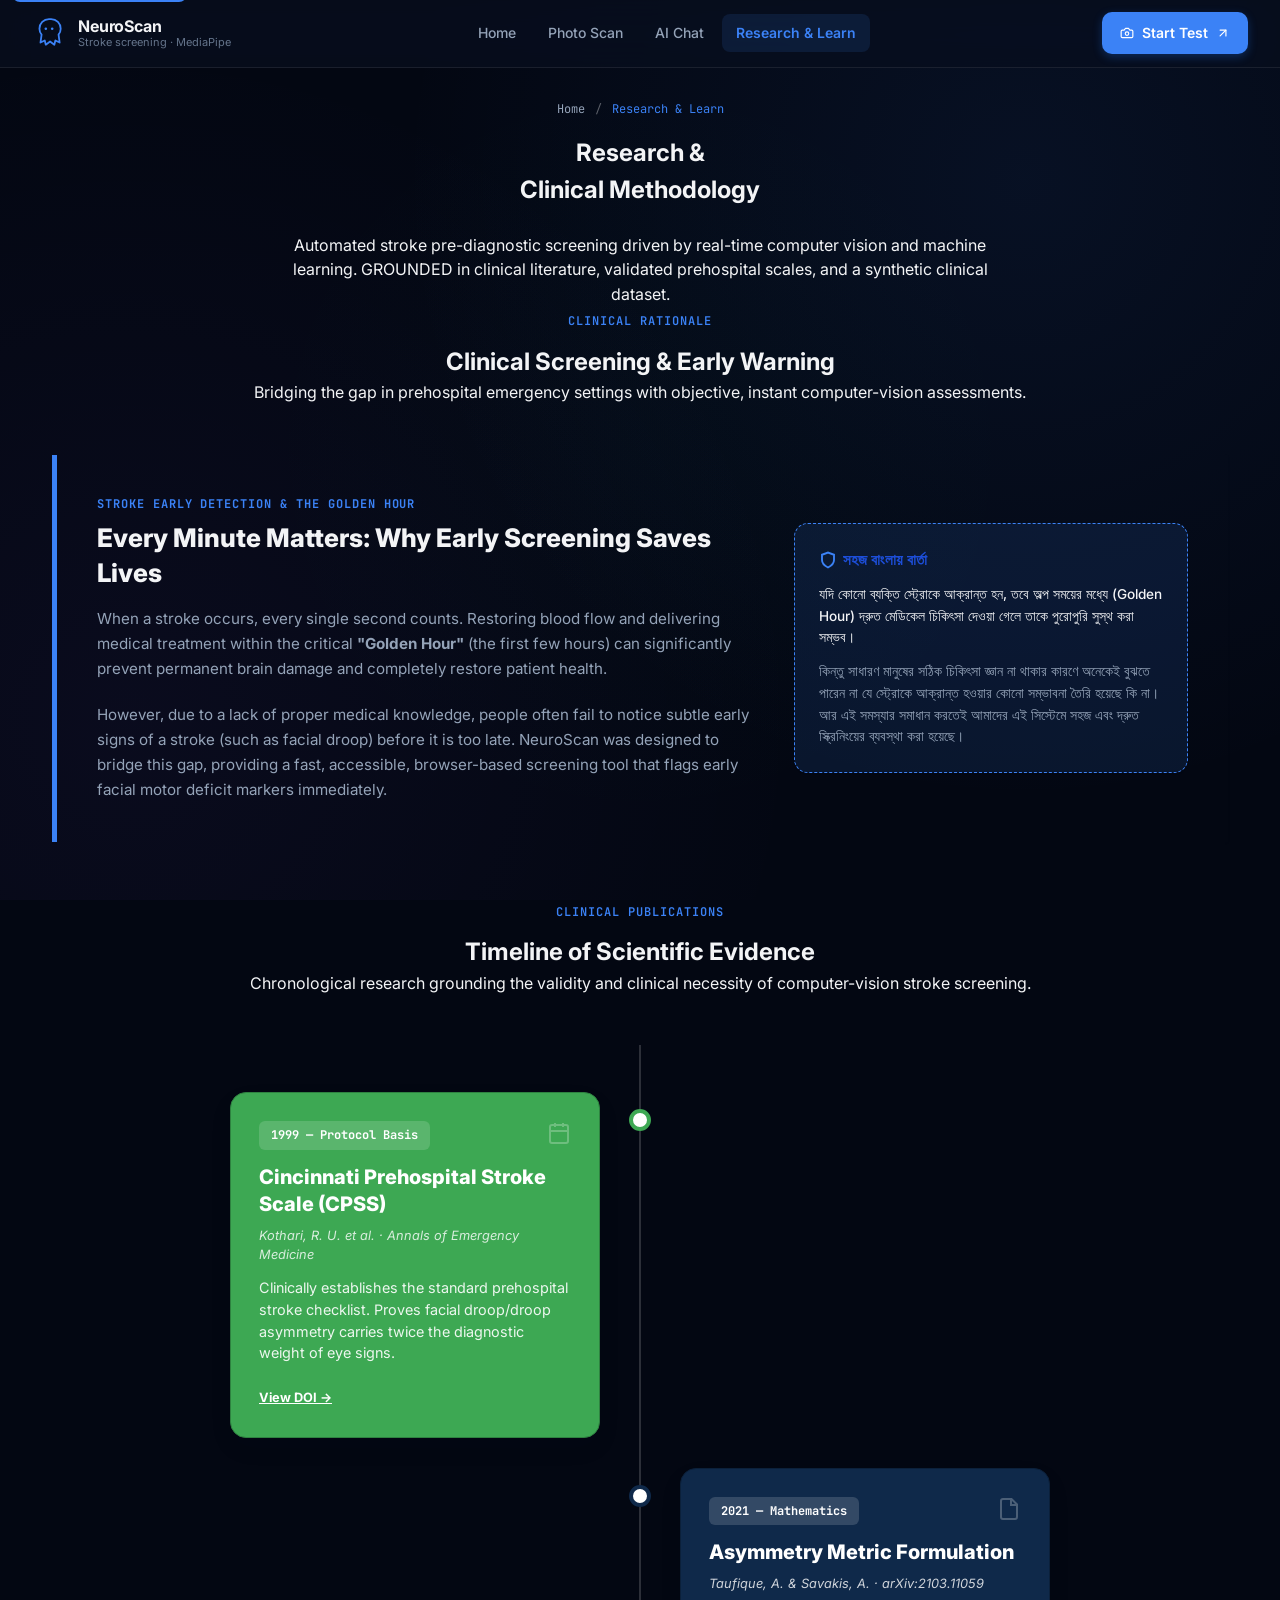
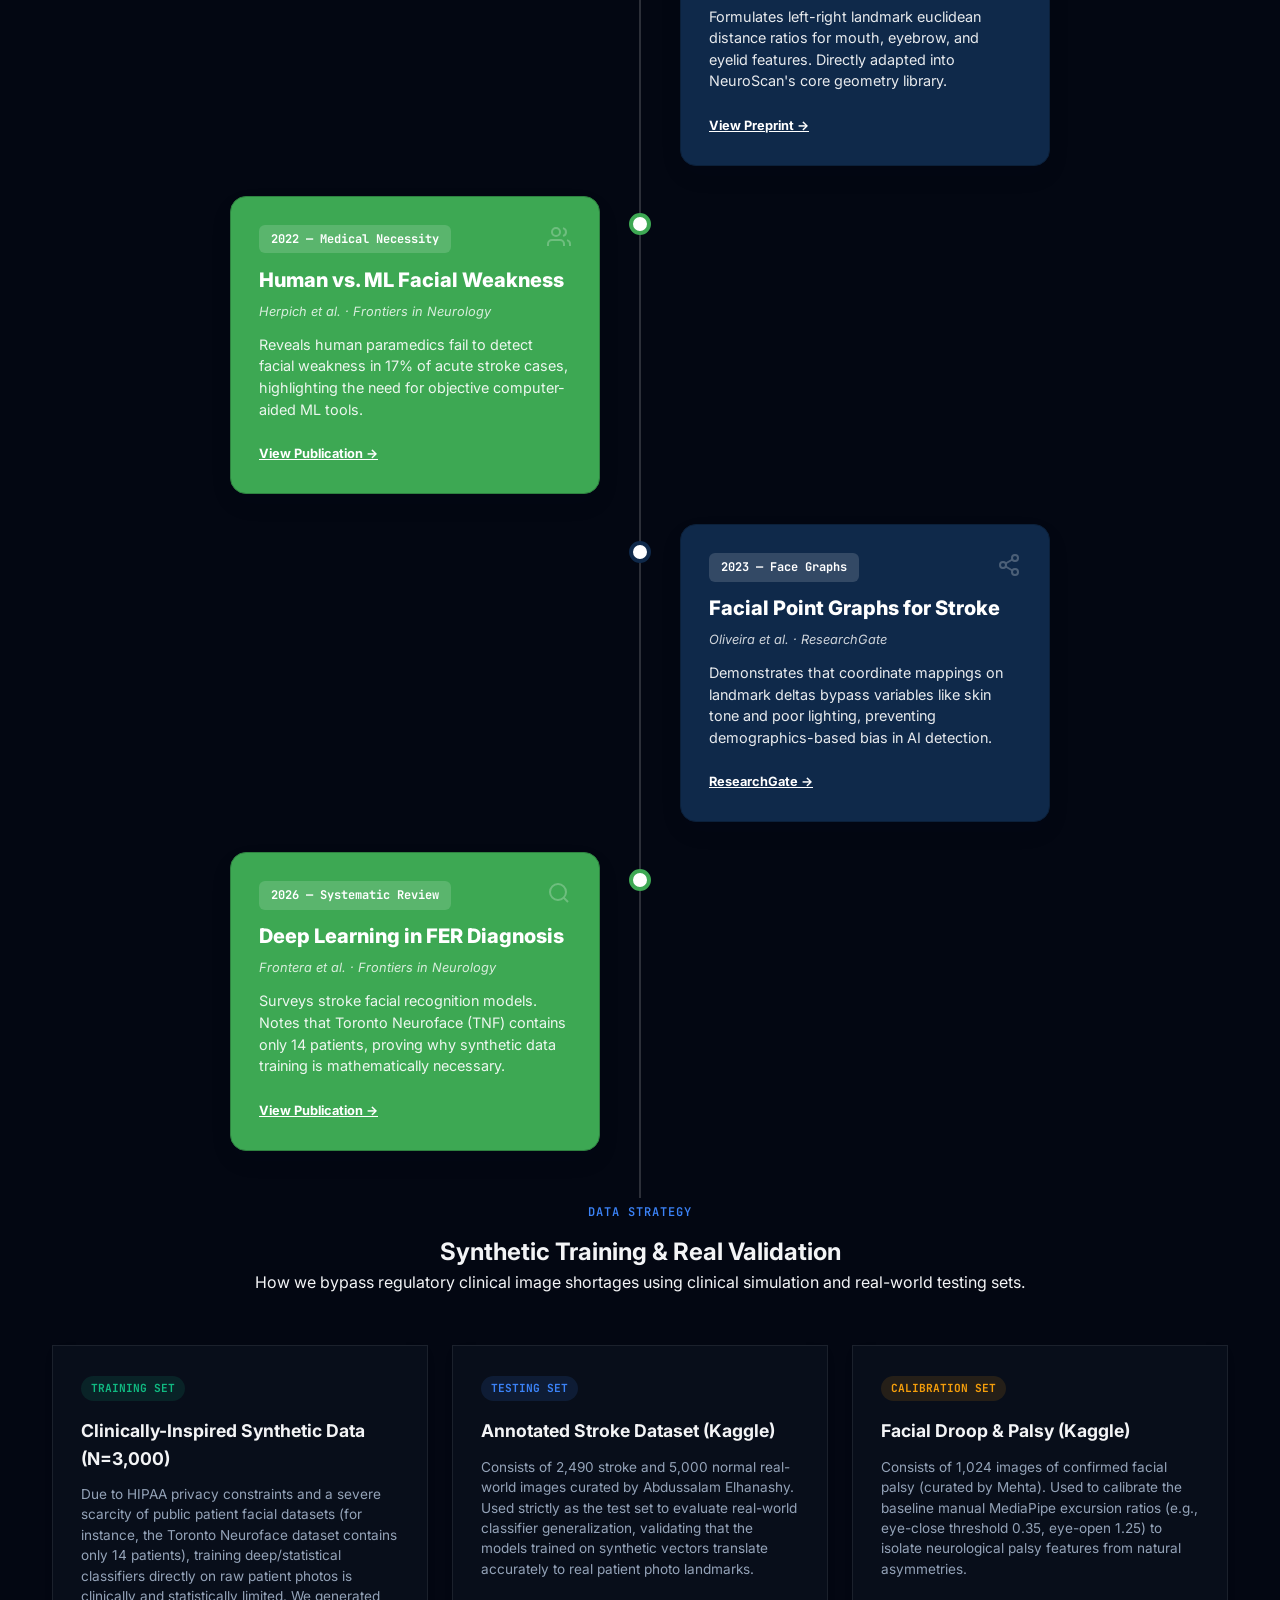
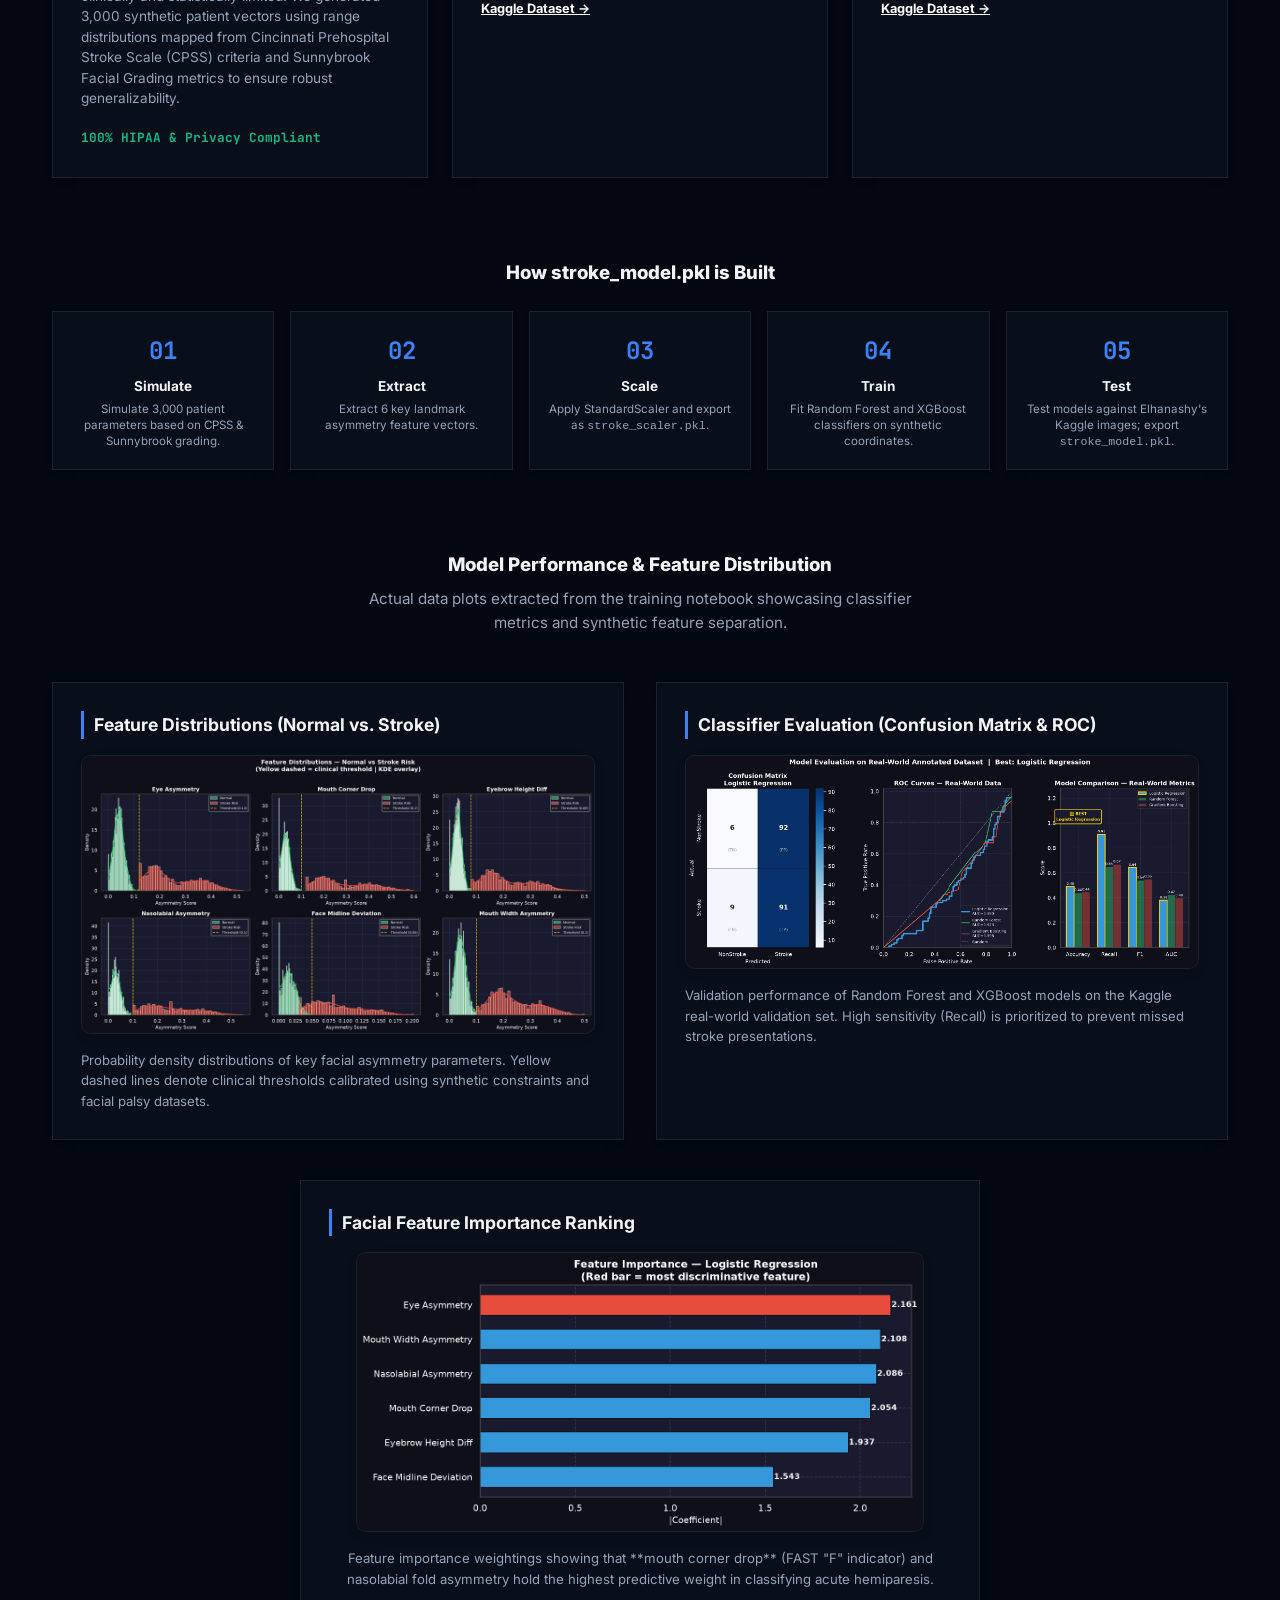
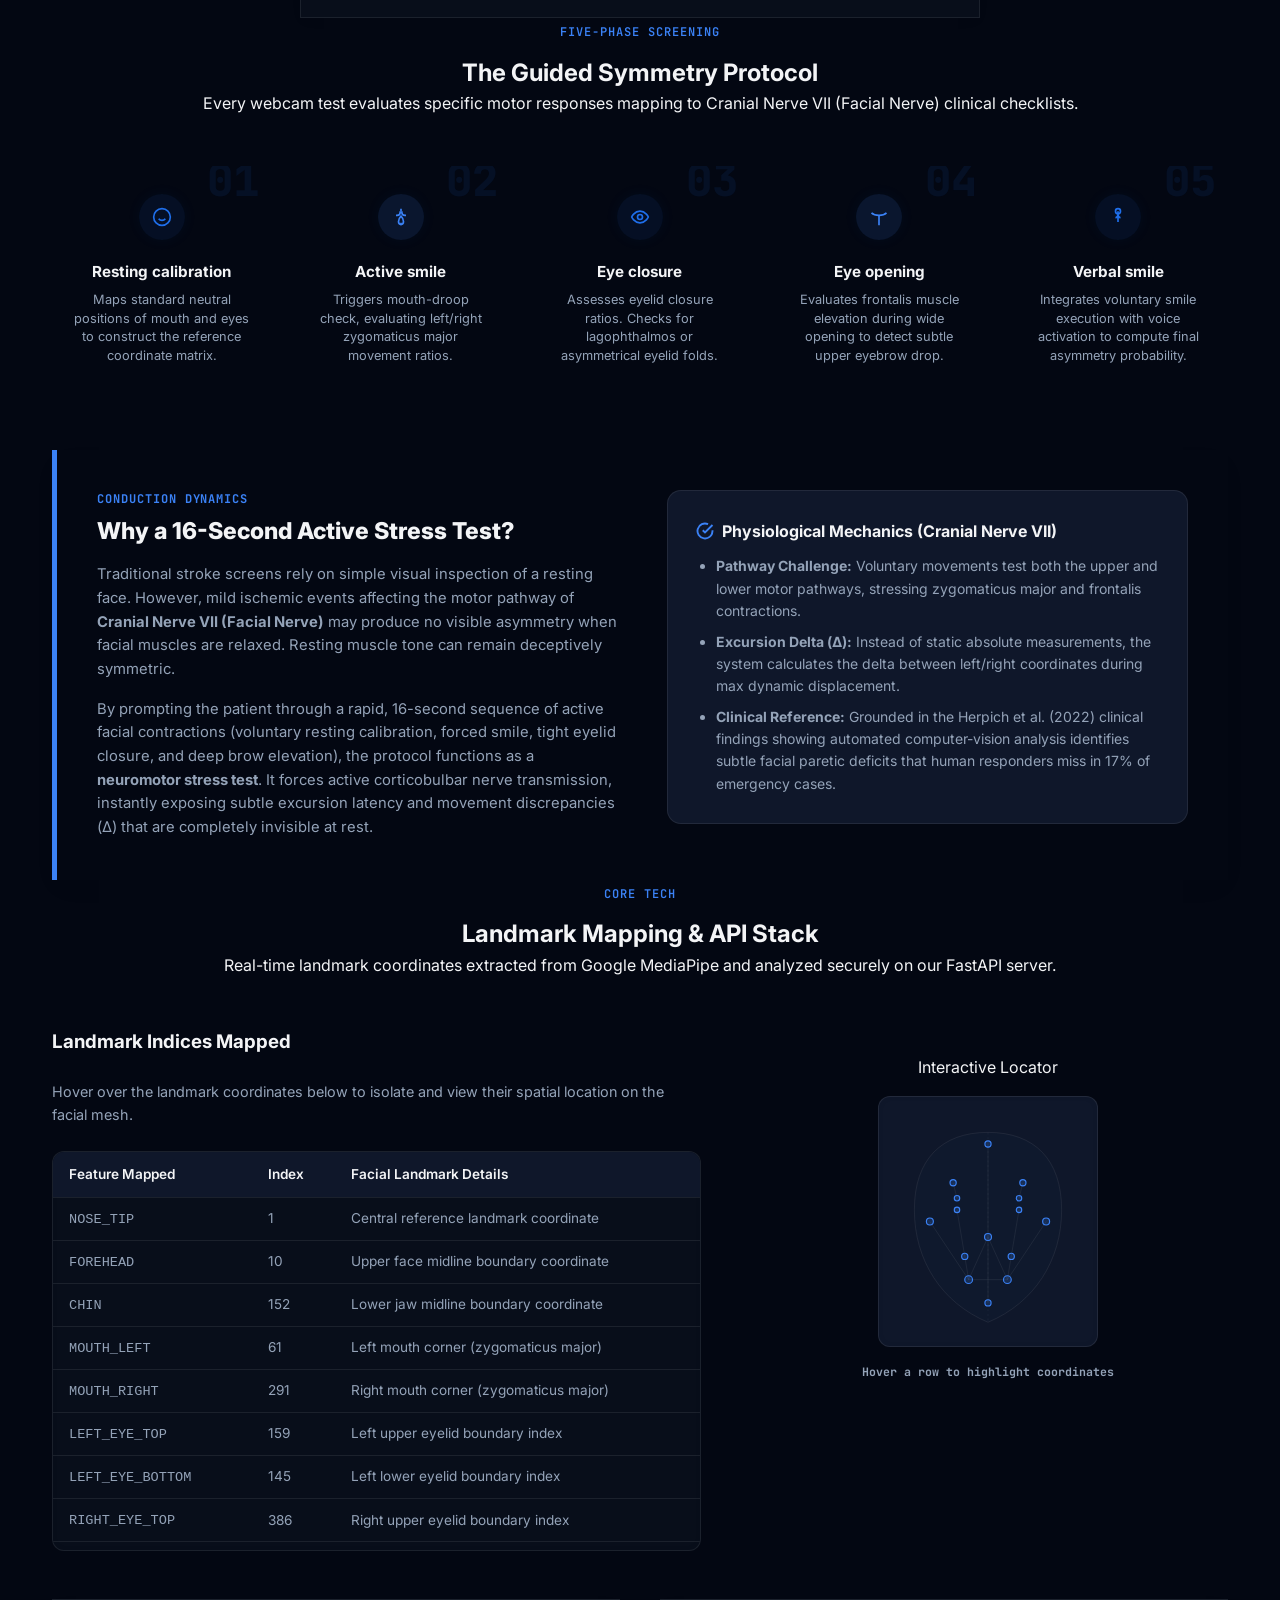
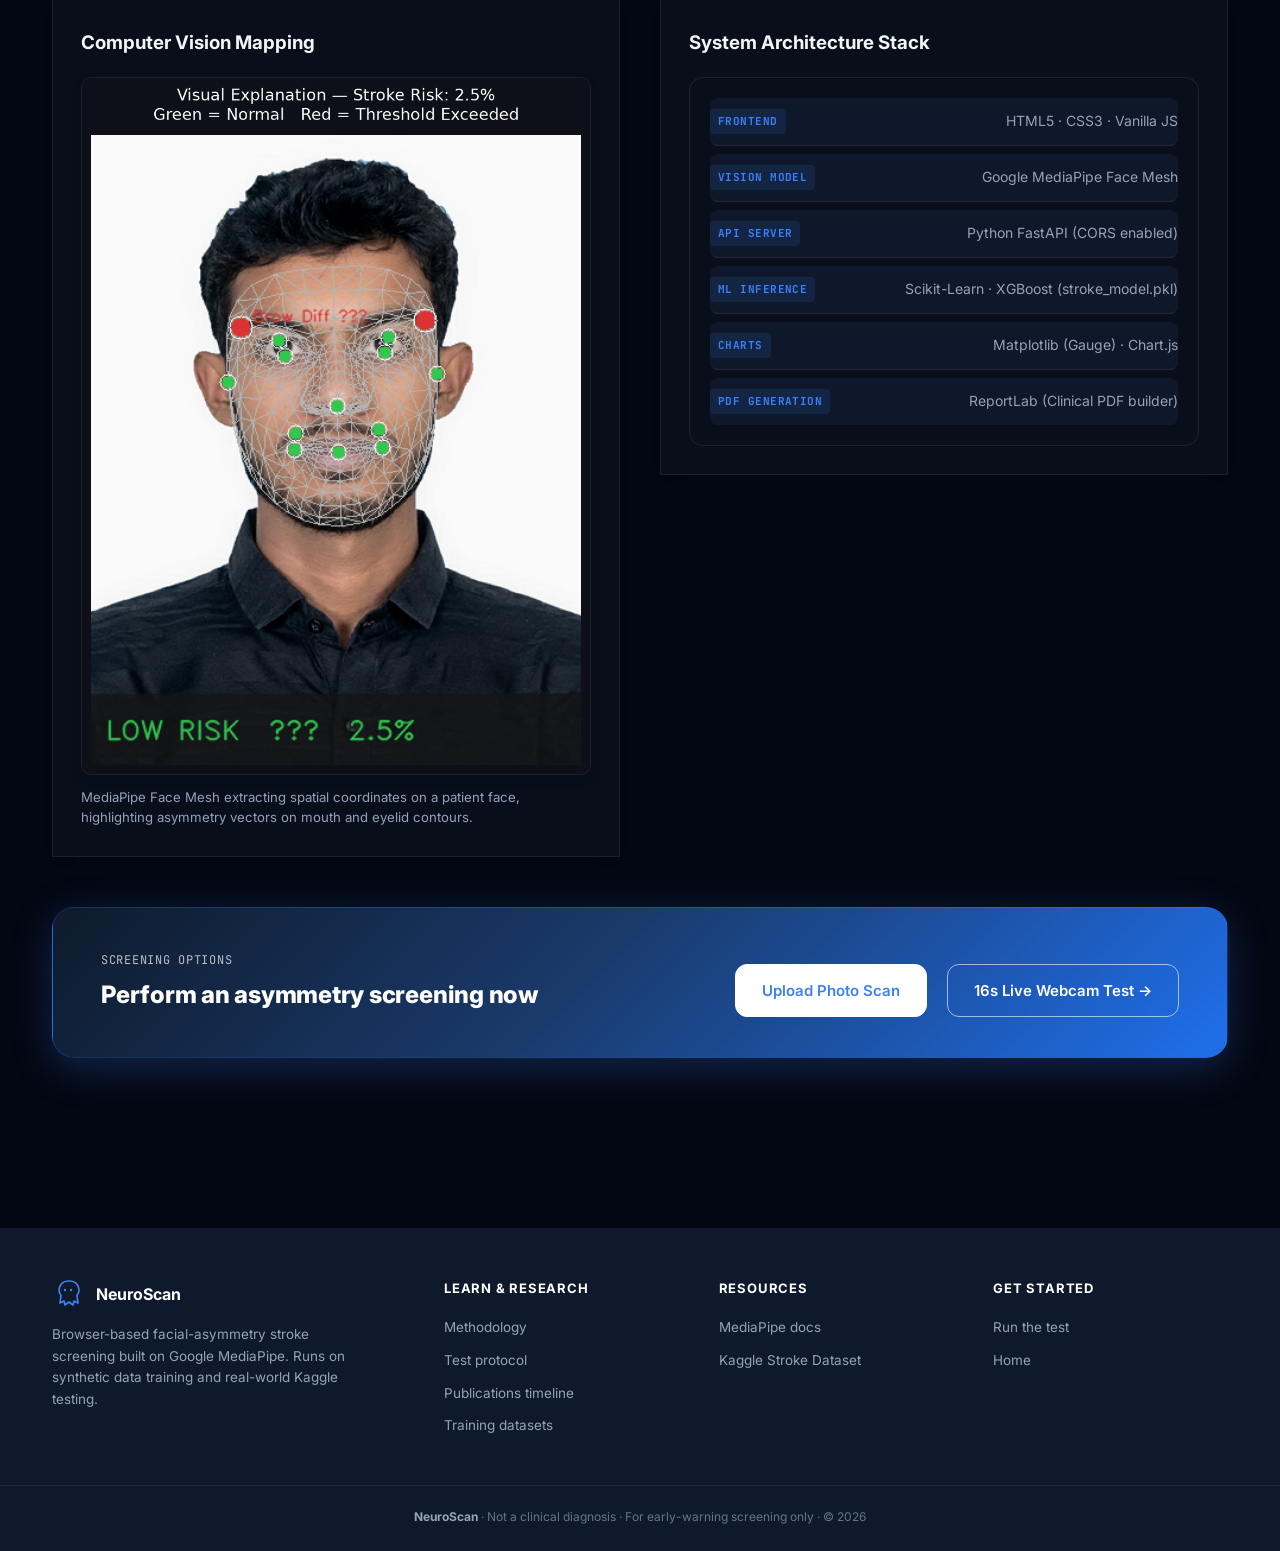
<file: webapp/research.html>
<!DOCTYPE html>
<html lang="en">
<head>
  <meta charset="UTF-8" />
  <meta name="viewport" content="width=device-width, initial-scale=1.0" />
  <title>Research &amp; Methodology — NeuroScan</title>
  <meta name="description" content="Deep dive into the neural networks, landmark geometry, synthetic training sets, and clinical papers powering NeuroScan stroke screening." />
  <link rel="preconnect" href="https://fonts.googleapis.com" />
  <link rel="preconnect" href="https://fonts.gstatic.com" crossorigin />
  <link href="https://fonts.googleapis.com/css2?family=Inter:wght@400;500;600;700;800&family=JetBrains+Mono:wght@400;500;600;700&display=swap" rel="stylesheet" />
  <link rel="stylesheet" href="assets/style.css" />
  <style>

    /* ── Clinical Logic Grid & Cards ──────────────────────────────────── */
    .clinical-intro-grid {
      display: grid;
      grid-template-columns: 1.25fr 0.75fr;
      gap: 2.5rem;
      align-items: center;
    }
    .rationale-grid {
      display: grid;
      grid-template-columns: 1fr 1fr;
      gap: 3rem;
      align-items: start;
    }
    .padded-card {
      padding: 2.5rem;
    }


    /* ── Guided Protocol Steps ───────────────────────────────────────── */
    .protocol-steps {
      display: grid;
      grid-template-columns: repeat(5, 1fr);
      gap: 1.25rem;
    }
    .step-card {
      padding: 1.75rem 1.25rem;
      position: relative;
      overflow: hidden;
      text-align: center;
    }
    .step-card-num {
      font-family: var(--mono);
      font-size: 2.75rem;
      font-weight: 800;
      color: rgba(31, 111, 235, 0.09);
      position: absolute;
      top: -8px; right: 12px;
      line-height: 1;
    }
    .step-card-icon {
      width: 46px; height: 46px;
      border-radius: 50%;
      background: rgba(31, 111, 235, 0.08);
      color: #1f6feb;
      display: flex;
      align-items: center;
      justify-content: center;
      margin: 0 auto 1.25rem;
      box-shadow: 0 0 15px rgba(31, 111, 235, 0.05);
      transition: all 0.3s;
    }
    .step-card:hover .step-card-icon {
      background: #1f6feb;
      color: #ffffff;
      box-shadow: 0 0 20px rgba(31, 111, 235, 0.3);
      transform: scale(1.1);
    }
    .step-card h4 {
      font-size: 0.95rem; font-weight: 700; margin-bottom: 0.5rem; color: var(--text);
    }
    .step-card p {
      font-size: 0.8rem; color: var(--text-soft); line-height: 1.45;
    }

    /* ── Congress Timeline ────────────────────────────────────────────── */
    .timeline-wrapper {
      position: relative;
      max-width: 900px;
      margin: 0 auto;
      padding: 2rem 0;
    }
    .timeline-wrapper::after {
      content: '';
      position: absolute;
      width: 2px;
      background: var(--border-strong);
      top: 0; bottom: 0;
      left: 50%;
      margin-left: -1px;
      z-index: 1;
    }
    .t-item {
      width: 50%;
      padding: 15px 40px;
      box-sizing: border-box;
      position: relative;
      z-index: 3;
    }
    .t-item::after {
      content: '';
      position: absolute;
      width: 14px;
      height: 14px;
      border-radius: 50%;
      background: #ffffff;
      border: 4px solid #3da853;
      top: 32px;
      right: -11px;
      z-index: 4;
    }
    .t-item.right::after {
      left: -11px; right: auto;
      border-color: #0f294a;
    }
    .t-item.left { left: 0; text-align: right; }
    .t-item.right { left: 50%; text-align: left; }
    
    .t-card {
      padding: 1.75rem;
      border-radius: 16px;
      color: #ffffff;
      box-shadow: 0 10px 25px rgba(15, 23, 42, 0.06);
      position: relative;
      text-align: left;
      transition: transform 0.2s;
    }
    .t-card:hover {
      transform: translateY(-2px);
    }
    .t-card.green-bg {
      background: #3da853;
      border: 1px solid #2e8240;
    }
    .t-card.navy-bg {
      background: #0f294a;
      border: 1px solid #0b203a;
    }
    .t-card-badge {
      display: inline-flex;
      align-items: center;
      gap: 6px;
      padding: 5px 12px;
      border-radius: 6px;
      font-size: 0.75rem;
      font-weight: 700;
      background: rgba(255, 255, 255, 0.15);
      color: #ffffff;
      margin-bottom: 0.85rem;
      font-family: var(--mono);
    }
    .t-card h3 {
      font-size: 1.25rem;
      font-weight: 800;
      color: #ffffff;
      margin-bottom: 0.5rem;
      line-height: 1.35;
    }
    .t-card-author {
      font-size: 0.8rem;
      color: rgba(255, 255, 255, 0.8);
      font-style: italic;
      margin-bottom: 0.75rem;
    }
    .t-card-desc {
      font-size: 0.9rem;
      color: rgba(255, 255, 255, 0.9);
      line-height: 1.5;
      margin-bottom: 1.25rem;
    }
    .t-card-link {
      display: inline-flex;
      align-items: center;
      gap: 6px;
      font-size: 0.8rem;
      font-weight: 700;
      color: #ffffff;
      text-decoration: underline;
      transition: opacity 0.15s;
    }
    .t-card-link:hover {
      opacity: 0.8;
    }
    .t-card-link svg {
      width: 14px;
      height: 14px;
    }
    .t-card-icon {
      position: absolute;
      top: 1.75rem;
      right: 1.75rem;
      width: 24px;
      height: 24px;
      opacity: 0.25;
      color: #ffffff;
    }



    /* Data Separation Cards */
    .data-grid {
      display: grid;
      grid-template-columns: 1fr 1fr 1fr;
      gap: 1.5rem;
    }
    .data-box {
      padding: 1.75rem;
      border: 1px solid var(--border);
      background: var(--surface);
      box-shadow: 0 4px 15px rgba(15, 23, 42, 0.02);
    }
    .data-box-badge {
      display: inline-block;
      padding: 4px 10px;
      border-radius: 999px;
      font-size: 0.7rem;
      font-weight: 700;
      text-transform: uppercase;
      font-family: var(--mono);
      margin-bottom: 1rem;
    }
    .data-box-badge.train { background: rgba(16, 185, 129, 0.12); color: #10b981; }
    .data-box-badge.test  { background: rgba(59, 130, 246, 0.12); color: #3b82f6; }
    .data-box-badge.calib { background: rgba(245, 158, 11, 0.12); color: #f59e0b; }
    
    .data-box h3 { font-size: 1.1rem; font-weight: 700; color: var(--text); margin-bottom: 0.75rem; }
    .data-box p { font-size: 0.85rem; color: var(--text-soft); line-height: 1.5; margin-bottom: 1rem; }

    /* ML Pipeline Flow */
    .pipeline-grid {
      display: grid;
      grid-template-columns: repeat(5, 1fr);
      gap: 1rem;
      margin-top: 1.5rem;
    }
    .pipeline-node {
      padding: 1.25rem 1rem;
      text-align: center;
      border: 1px solid var(--border);
      background: var(--surface);
      transition: all 0.3s;
      box-shadow: 0 4px 15px rgba(15, 23, 42, 0.02);
    }
    .pipeline-node strong {
      font-family: var(--mono);
      font-size: 1.5rem;
      color: var(--brand);
      display: block;
      margin-bottom: 0.4rem;
    }
    .pipeline-node h4 { font-size: 0.85rem; font-weight: 700; color: var(--text); margin-bottom: 0.35rem; }
    .pipeline-node p { font-size: 0.725rem; color: var(--text-soft); line-height: 1.35; }

    /* ── Visualizations Display styles ── */
    .visualizations-grid {
      display: grid;
      grid-template-columns: 1fr 1fr;
      gap: 2rem;
      margin-top: 3rem;
    }
    .visualizations-subgrid {
      display: grid;
      grid-template-columns: 1fr;
      max-width: 680px;
      margin: 2.5rem auto 0;
    }
    .vis-card {
      padding: 1.75rem;
      display: flex;
      flex-direction: column;
      gap: 1rem;
      border: 1px solid var(--border);
      background: var(--surface);
      box-shadow: 0 4px 15px rgba(15, 23, 42, 0.02);
    }
    .vis-card h4 {
      font-size: 1.1rem;
      font-weight: 700;
      color: var(--text);
      border-left: 3px solid var(--brand);
      padding-left: 10px;
    }
    .vis-img {
      width: 100%;
      height: auto;
      border-radius: 10px;
      border: 1px solid var(--border);
      box-shadow: 0 4px 15px rgba(15, 23, 42, 0.04);
    }
    .vis-card p {
      font-size: 0.825rem;
      color: var(--text-soft);
      line-height: 1.55;
    }

    /* Technology Details / Landmark interactive wireframe */
    .tech-grid {
      display: grid;
      grid-template-columns: 1.15fr 0.85fr;
      gap: 3rem;
      align-items: start;
    }
    
    .tech-left-col {
      display: flex;
      flex-direction: column;
      gap: 1.5rem;
    }
    .landmark-table-container {
      width: 100%;
      max-height: 400px;
      overflow-y: auto;
      border: 1px solid var(--border);
      border-radius: 12px;
      background: var(--surface);
      box-shadow: inset 0 0 10px rgba(15, 23, 42, 0.02);
    }
    
    /* Scrollbars for technical tables */
    .landmark-table-container::-webkit-scrollbar {
      width: 6px;
    }
    .landmark-table-container::-webkit-scrollbar-track {
      background: rgba(0, 0, 0, 0.03);
    }
    .landmark-table-container::-webkit-scrollbar-thumb {
      background: rgba(59, 130, 246, 0.3);
      border-radius: 3px;
    }
    .landmark-table-container::-webkit-scrollbar-thumb:hover {
      background: rgba(59, 130, 246, 0.5);
    }

    .landmark-table {
      width: 100%;
      border-collapse: collapse;
      font-size: 0.85rem;
      text-align: left;
    }
    .landmark-table th {
      background: var(--surface-2);
      color: var(--text);
      padding: 12px 16px;
      font-weight: 600;
      position: sticky;
      top: 0;
      z-index: 2;
      border-bottom: 1px solid var(--border);
    }
    .landmark-table td {
      padding: 10px 16px;
      border-bottom: 1px solid var(--border);
      color: var(--text-soft);
      transition: background 0.15s, color 0.15s;
    }
    .landmark-table tbody tr {
      cursor: pointer;
    }
    .landmark-table tbody tr:hover td {
      background: var(--brand-soft);
      color: var(--brand);
    }
    .landmark-table tbody tr.active-row td {
      background: rgba(59, 130, 246, 0.2);
      color: var(--brand);
      font-weight: 600;
    }
    .landmark-table tr:last-child td { border-bottom: none; }
    
    /* Diagram card side */
    .landmark-diagram-card {
      padding: 1.75rem;
      display: flex;
      flex-direction: column;
      align-items: center;
      justify-content: center;
      gap: 1rem;
    }
    .diagram-svg-container {
      width: 100%;
      max-width: 220px;
      background: var(--surface-2);
      border: 1px solid var(--border);
      border-radius: 12px;
      padding: 1rem;
      display: flex;
      align-items: center;
      justify-content: center;
      box-shadow: inset 0 0 10px rgba(15, 23, 42, 0.02);
    }
    .landmark-dig-svg {
      width: 100%;
      height: auto;
    }
    
    .diagram-node {
      fill: rgba(59, 130, 246, 0.2);
      stroke: var(--brand);
      stroke-width: 1.5;
      transition: fill 0.2s, stroke 0.2s, r 0.2s;
    }
    .diagram-node.active-highlight {
      fill: #10b981 !important;
      stroke: #ffffff !important;
      stroke-width: 2 !important;
      r: 6px !important;
      filter: drop-shadow(0 0 6px #10b981);
    }
    .diagram-line {
      stroke: rgba(255, 255, 255, 0.1);
      stroke-width: 0.8;
      transition: stroke 0.2s;
    }
    .diagram-line.active-highlight {
      stroke: rgba(59, 130, 246, 0.4);
      stroke-width: 1.2;
    }
    
    .diagram-tooltip {
      font-family: var(--mono);
      font-size: 0.725rem;
      font-weight: 700;
      color: var(--text-soft);
      text-align: center;
      min-height: 20px;
    }

    .stack-and-annotation-grid {
      display: grid;
      grid-template-columns: 1fr 1fr;
      gap: 2.5rem;
      margin-top: 3rem;
      align-items: start;
    }
    .annotation-box {
      padding: 1.75rem;
      border: 1px solid var(--border);
      background: var(--surface);
      box-shadow: 0 4px 15px rgba(15, 23, 42, 0.02);
    }

    .stack-box {
      padding: 1.75rem;
      border: 1px solid var(--border);
      background: var(--surface);
      box-shadow: 0 4px 15px rgba(15, 23, 42, 0.02);
    }
    .stack-row {
      display: flex;
      justify-content: space-between;
      font-size: 0.875rem;
      padding: 11px 0;
      border-bottom: 1px solid var(--border);
    }
    .stack-row:last-child { border-bottom: none; }
    .stack-tag {
      font-family: var(--mono);
      font-weight: 700;
      color: var(--brand);
    }

    /* ── Responsive Styling ────────────────────────────── */
    @media (max-width: 900px) {
      .research-hero-grid {
        grid-template-columns: 1fr;
        gap: 2.5rem;
      }
      .hero-neural-visual {
        max-width: 250px;
      }
      .clinical-intro-grid, .rationale-grid, .tech-grid, .simulator-layout, .visualizations-grid, .stack-and-annotation-grid {
        grid-template-columns: 1fr;
        gap: 2.5rem;
      }
      .protocol-steps {
        grid-template-columns: repeat(2, 1fr);
      }
      .data-grid, .pipeline-grid {
        grid-template-columns: 1fr;
        gap: 1.5rem;
      }
      .telemetry-card.full-row {
        grid-column: auto;
      }
      .telemetry-grid {
        grid-template-columns: 1fr;
      }
    }
    @media (max-width: 480px) {
      .protocol-steps {
        grid-template-columns: 1fr;
      }
      .step-card-num {
        font-size: 2.25rem;
      }
      .features-telemetry-grid {
        grid-template-columns: 1fr;
      }
    }
    @media (max-width: 768px) {
      .timeline-wrapper::after, .timeline-progress-line {
        left: 20px;
      }
      .t-item {
        width: 100%;
        padding-left: 42px;
        padding-right: 10px;
        padding-bottom: 20px;
      }
      .t-item.left {
        left: 0;
        text-align: left;
      }
      .t-item.right {
        left: 0;
        text-align: left;
      }
      .t-item::after {
        left: 14px;
        right: auto;
      }
      .t-item.left::after, .t-item.right::after {
        left: 14px;
      }
      .research-title {
        font-size: 2.25rem;
      }
      .padded-card {
        padding: 1.5rem !important;
      }
      .data-box, .vis-card, .annotation-box, .stack-box, .t-card, .landmark-diagram-card {
        padding: 1.25rem;
      }
      .cta-buttons-container {
        flex-direction: column;
        align-items: stretch !important;
      }
      .cta-buttons-container a {
        text-align: center;
        width: 100%;
      }
    }
  </style>
</head>
<body>

  <a href="#main" class="skip-link">Skip to main content</a>
  <div id="site-header"></div>

  <main id="main">

    <!-- ══ NEURAL HERO ══ -->
    <section class="research-hero" style="text-align: center; max-width: 800px; margin: 0 auto; padding-top: 2rem;">
      <div class="container">
        <div>
          <div class="page-hero-breadcrumb" style="color:#64748b; font-family:var(--mono); font-size:12px; margin-bottom:1rem; justify-content: center; display: flex;">
            <a href="index.html" style="color:#94a3b8;">Home</a>
            <span class="crumb-sep" style="margin: 0 4px;">/</span>
            <span style="color:#3b82f6;">Research &amp; Learn</span>
          </div>
          <h1 class="research-title" style="margin: 0 auto;">Research &amp;<br/><span class="gradient-text">Clinical Methodology</span></h1>
          <p class="research-lead" style="margin: 1.5rem auto 0;">
            Automated stroke pre-diagnostic screening driven by real-time computer vision and machine learning. GROUNDED in clinical literature, validated prehospital scales, and a synthetic clinical dataset.
          </p>
        </div>
      </div>
    </section>

    <!-- ══ SECTION 1: CLINICAL RATIONALE & SIMULATOR ══ -->
    <section class="r-section">
      <div class="container">
        <div class="section-head-center">
          <span class="section-kicker">Clinical Rationale</span>
          <h2 class="r-section-title">Clinical Screening &amp; <span>Early Warning</span></h2>
          <p class="r-section-subtitle">Bridging the gap in prehospital emergency settings with objective, instant computer-vision assessments.</p>
        </div>

        <!-- Clinical Introduction Card -->
        <div class="glass-card padded-card" style="margin-bottom: 3.5rem; border-left: 5px solid var(--brand); box-shadow: var(--shadow-sm);">
          <div class="clinical-intro-grid">
            <div>
              <span class="section-kicker" style="color:var(--brand); font-weight:700; margin-bottom:0.5rem; display:block;">Stroke Early Detection &amp; The Golden Hour</span>
              <h3 style="font-size: 1.6rem; font-weight: 800; color: var(--text); margin-bottom: 1rem; line-height: 1.35;">
                Every Minute Matters: Why Early Screening Saves Lives
              </h3>
              <p style="font-size: 0.95rem; color: var(--text-soft); line-height: 1.65; margin-bottom: 1.25rem;">
                When a stroke occurs, every single second counts. Restoring blood flow and delivering medical treatment within the critical <strong>"Golden Hour"</strong> (the first few hours) can significantly prevent permanent brain damage and completely restore patient health. 
              </p>
              <p style="font-size: 0.95rem; color: var(--text-soft); line-height: 1.65;">
                However, due to a lack of proper medical knowledge, people often fail to notice subtle early signs of a stroke (such as facial droop) before it is too late. NeuroScan was designed to bridge this gap, providing a fast, accessible, browser-based screening tool that flags early facial motor deficit markers immediately.
              </p>
            </div>
            
            <!-- Bangla Translation Callout Panel -->
            <div style="background: var(--brand-soft); border: 1px dashed var(--brand); border-radius: 14px; padding: 1.5rem; box-shadow: var(--shadow-sm);">
              <h4 style="font-size: 0.95rem; font-weight: 700; color: var(--brand-dark); margin-bottom: 0.75rem; display:flex; align-items:center; gap:6px;">
                <svg viewBox="0 0 24 24" fill="none" stroke="currentColor" stroke-width="2.5" style="width:18px;height:18px;color:var(--brand);"><path d="M12 22s8-4 8-10V5l-8-3-8 3v7c0 6 8 10 8 10z"/></svg>
                সহজ বাংলায় বার্তা
              </h4>
              <p style="font-size: 0.85rem; color: var(--text); line-height: 1.6; font-weight: 500;">
                যদি কোনো ব্যক্তি স্ট্রোকে আক্রান্ত হন, তবে অল্প সময়ের মধ্যে (Golden Hour) দ্রুত মেডিকেল চিকিৎসা দেওয়া গেলে তাকে পুরোপুরি সুস্থ করা সম্ভব। 
              </p>
              <p style="font-size: 0.85rem; color: var(--text-soft); line-height: 1.6; margin-top: 0.75rem; font-weight: 500;">
                কিন্তু সাধারণ মানুষের সঠিক চিকিৎসা জ্ঞান না থাকার কারণে অনেকেই বুঝতে পারেন না যে স্ট্রোকে আক্রান্ত হওয়ার কোনো সম্ভাবনা তৈরি হয়েছে কি না। আর এই সমস্যার সমাধান করতেই আমাদের এই সিস্টেমে সহজ এবং দ্রুত স্ক্রিনিংয়ের ব্যবস্থা করা হয়েছে।
              </p>
            </div>
          </div>
        </div>
      </div>
    </section>

    <!-- ══ SECTION 2: TIMELINE OF SCIENTIFIC EVIDENCE (Congress Timeline Design) ══ -->
    <section class="r-section" id="timeline">
      <div class="container">
        <div class="section-head-center">
          <span class="section-kicker">Clinical Publications</span>
          <h2 class="r-section-title">Timeline of <span>Scientific Evidence</span></h2>
          <p class="r-section-subtitle">Chronological research grounding the validity and clinical necessity of computer-vision stroke screening.</p>
        </div>

        <div class="timeline-wrapper">
          <!-- Item 1: Cincinnati CPSS -->
          <div class="t-item left">
            <div class="t-card green-bg">
              <svg viewBox="0 0 24 24" fill="none" stroke="currentColor" stroke-width="2" class="t-card-icon"><rect x="3" y="4" width="18" height="18" rx="2" ry="2"/><line x1="16" y1="2" x2="16" y2="6"/><line x1="8" y1="2" x2="8" y2="6"/><line x1="3" y1="10" x2="21" y2="10"/></svg>
              <div class="t-card-badge">1999 — Protocol Basis</div>
              <h3>Cincinnati Prehospital Stroke Scale (CPSS)</h3>
              <div class="t-card-author">Kothari, R. U. et al. · Annals of Emergency Medicine</div>
              <p class="t-card-desc">
                Clinically establishes the standard prehospital stroke checklist. Proves facial droop/droop asymmetry carries twice the diagnostic weight of eye signs.
              </p>
              <a href="https://doi.org/10.1016/S0196-0644(99)70299-4" target="_blank" rel="noopener" class="t-card-link">
                View DOI &rarr;
              </a>
            </div>
          </div>

          <!-- Item 2: Taufique Math -->
          <div class="t-item right">
            <div class="t-card navy-bg">
              <svg viewBox="0 0 24 24" fill="none" stroke="currentColor" stroke-width="2" class="t-card-icon"><path d="M14.5 2H6a2 2 0 0 0-2 2v16a2 2 0 0 0 2 2h12a2 2 0 0 0 2-2V7.5L14.5 2z"/><polyline points="14 2 14 8 20 8"/></svg>
              <div class="t-card-badge">2021 — Mathematics</div>
              <h3>Asymmetry Metric Formulation</h3>
              <div class="t-card-author">Taufique, A. &amp; Savakis, A. · arXiv:2103.11059</div>
              <p class="t-card-desc">
                Formulates left-right landmark euclidean distance ratios for mouth, eyebrow, and eyelid features. Directly adapted into NeuroScan's core geometry library.
              </p>
              <a href="https://arxiv.org/pdf/2103.11059" target="_blank" rel="noopener" class="t-card-link">
                View Preprint &rarr;
              </a>
            </div>
          </div>

          <!-- Item 3: Herpich Clinical Need -->
          <div class="t-item left">
            <div class="t-card green-bg">
              <svg viewBox="0 0 24 24" fill="none" stroke="currentColor" stroke-width="2" class="t-card-icon"><path d="M17 21v-2a4 4 0 0 0-4-4H5a4 4 0 0 0-4 4v2"/><circle cx="9" cy="7" r="4"/><path d="M23 21v-2a4 4 0 0 0-3-3.87"/><path d="M16 3.13a4 4 0 0 1 0 7.75"/></svg>
              <div class="t-card-badge">2022 — Medical Necessity</div>
              <h3>Human vs. ML Facial Weakness</h3>
              <div class="t-card-author">Herpich et al. · Frontiers in Neurology</div>
              <p class="t-card-desc">
                Reveals human paramedics fail to detect facial weakness in 17% of acute stroke cases, highlighting the need for objective computer-aided ML tools.
              </p>
              <a href="https://www.frontiersin.org/journals/neurology/articles/10.3389/fneur.2022.878282/full" target="_blank" rel="noopener" class="t-card-link">
                View Publication &rarr;
              </a>
            </div>
          </div>

          <!-- Item 4: Oliveira Face Graphs -->
          <div class="t-item right">
            <div class="t-card navy-bg">
              <svg viewBox="0 0 24 24" fill="none" stroke="currentColor" stroke-width="2" class="t-card-icon"><circle cx="18" cy="5" r="3"/><circle cx="6" cy="12" r="3"/><circle cx="18" cy="19" r="3"/><line x1="8.59" y1="13.51" x2="15.42" y2="17.49"/><line x1="15.41" y1="6.51" x2="8.59" y2="10.49"/></svg>
              <div class="t-card-badge">2023 — Face Graphs</div>
              <h3>Facial Point Graphs for Stroke</h3>
              <div class="t-card-author">Oliveira et al. · ResearchGate</div>
              <p class="t-card-desc">
                Demonstrates that coordinate mappings on landmark deltas bypass variables like skin tone and poor lighting, preventing demographics-based bias in AI detection.
              </p>
              <a href="https://www.researchgate.net/publication/375956719_Facial_Point_Graphs_for_Stroke_Identification" target="_blank" rel="noopener" class="t-card-link">
                ResearchGate &rarr;
              </a>
            </div>
          </div>

          <!-- Item 5: Frontera 2026 -->
          <div class="t-item left">
            <div class="t-card green-bg">
              <svg viewBox="0 0 24 24" fill="none" stroke="currentColor" stroke-width="2" class="t-card-icon"><circle cx="11" cy="11" r="8"/><line x1="21" y1="21" x2="16.65" y2="16.65"/></svg>
              <div class="t-card-badge">2026 — Systematic Review</div>
              <h3>Deep Learning in FER Diagnosis</h3>
              <div class="t-card-author">Frontera et al. · Frontiers in Neurology</div>
              <p class="t-card-desc">
                Surveys stroke facial recognition models. Notes that Toronto Neuroface (TNF) contains only 14 patients, proving why synthetic data training is mathematically necessary.
              </p>
              <a href="https://www.frontiersin.org/journals/neurology/articles/10.3389/fneur.2026.1744257/full" target="_blank" rel="noopener" class="t-card-link">
                View Publication &rarr;
              </a>
            </div>
          </div>
        </div>
      </div>
    </section>

    <!-- ══ SECTION 3: SYNTHETIC TRAINING & REAL-WORLD VALIDATION ══ -->
    <section class="r-section r-section-darker" id="datasets">
      <div class="container">
        <div class="section-head-center">
          <span class="section-kicker">Data Strategy</span>
          <h2 class="r-section-title">Synthetic Training &amp; <span>Real Validation</span></h2>
          <p class="r-section-subtitle">How we bypass regulatory clinical image shortages using clinical simulation and real-world testing sets.</p>
        </div>

        <div class="data-grid">
          <div class="glass-card data-box">
            <span class="data-box-badge train">Training Set</span>
            <h3>Clinically-Inspired Synthetic Data (N=3,000)</h3>
            <p>
              Due to HIPAA privacy constraints and a severe scarcity of public patient facial datasets (for instance, the Toronto Neuroface dataset contains only 14 patients), training deep/statistical classifiers directly on raw patient photos is clinically and statistically limited. We generated 3,000 synthetic patient vectors using range distributions mapped from Cincinnati Prehospital Stroke Scale (CPSS) criteria and Sunnybrook Facial Grading metrics to ensure robust generalizability.
            </p>
            <span style="font-size:0.8rem; font-family:var(--mono); color:#10b981; font-weight:700;">100% HIPAA &amp; Privacy Compliant</span>
          </div>

          <div class="glass-card data-box">
            <span class="data-box-badge test">Testing Set</span>
            <h3>Annotated Stroke Dataset (Kaggle)</h3>
            <p>
              Consists of 2,490 stroke and 5,000 normal real-world images curated by Abdussalam Elhanashy. Used strictly as the test set to evaluate real-world classifier generalization, validating that the models trained on synthetic vectors translate accurately to real patient photo landmarks.
            </p>
            <a href="https://www.kaggle.com/datasets/abdussalamelhanashy/annotated-facial-images-for-stroke-classification" target="_blank" rel="noopener" class="t-card-link">Kaggle Dataset →</a>
          </div>

          <div class="glass-card data-box">
            <span class="data-box-badge calib">Calibration Set</span>
            <h3>Facial Droop &amp; Palsy (Kaggle)</h3>
            <p>
              Consists of 1,024 images of confirmed facial palsy (curated by Mehta). Used to calibrate the baseline manual MediaPipe excursion ratios (e.g., eye-close threshold 0.35, eye-open 1.25) to isolate neurological palsy features from natural asymmetries.
            </p>
            <a href="https://www.kaggle.com/datasets/kaitavmehta/facial-droop-and-facial-paralysis-image" target="_blank" rel="noopener" class="t-card-link">Kaggle Dataset →</a>
          </div>
        </div>

        <h3 style="margin-top: 5rem; font-weight: 800; color: var(--text); text-align: center;">How stroke_model.pkl is Built</h3>
        <div class="pipeline-grid">
          <div class="glass-card pipeline-node">
            <strong>01</strong>
            <h4>Simulate</h4>
            <p>Simulate 3,000 patient parameters based on CPSS &amp; Sunnybrook grading.</p>
          </div>
          <div class="glass-card pipeline-node">
            <strong>02</strong>
            <h4>Extract</h4>
            <p>Extract 6 key landmark asymmetry feature vectors.</p>
          </div>
          <div class="glass-card pipeline-node">
            <strong>03</strong>
            <h4>Scale</h4>
            <p>Apply StandardScaler and export as <code>stroke_scaler.pkl</code>.</p>
          </div>
          <div class="glass-card pipeline-node">
            <strong>04</strong>
            <h4>Train</h4>
            <p>Fit Random Forest and XGBoost classifiers on synthetic coordinates.</p>
          </div>
          <div class="glass-card pipeline-node">
            <strong>05</strong>
            <h4>Test</h4>
            <p>Test models against Elhanashy's Kaggle images; export <code>stroke_model.pkl</code>.</p>
          </div>
        </div>

        <!-- ══ ADDED VISUALIZATIONS SECTION ══ -->
        <h3 style="margin-top: 5rem; font-weight: 800; color: var(--text); text-align: center;">Model Performance &amp; Feature Distribution</h3>
        <p style="text-align: center; color: var(--text-soft); max-width: 600px; margin: 0.5rem auto 2.5rem; font-size: 0.95rem;">
          Actual data plots extracted from the training notebook showcasing classifier metrics and synthetic feature separation.
        </p>

        <div class="visualizations-grid">
          <div class="glass-card vis-card">
            <h4>Feature Distributions (Normal vs. Stroke)</h4>
            <img src="assets/eda_distributions.png" alt="Feature Distributions Plot" class="vis-img" />
            <p>
              Probability density distributions of key facial asymmetry parameters. Yellow dashed lines denote clinical thresholds calibrated using synthetic constraints and facial palsy datasets.
            </p>
          </div>
          <div class="glass-card vis-card">
            <h4>Classifier Evaluation (Confusion Matrix &amp; ROC)</h4>
            <img src="assets/model_evaluation.png" alt="Classifier Evaluation Matrix and Curves" class="vis-img" />
            <p>
              Validation performance of Random Forest and XGBoost models on the Kaggle real-world validation set. High sensitivity (Recall) is prioritized to prevent missed stroke presentations.
            </p>
          </div>
        </div>

        <div class="visualizations-subgrid">
          <div class="glass-card vis-card">
            <h4>Facial Feature Importance Ranking</h4>
            <img src="assets/feature_importance.png" alt="ML Classifier Feature Importance Chart" class="vis-img" style="max-height: 280px; width: auto; margin: 0 auto;" />
            <p style="text-align: center;">
              Feature importance weightings showing that **mouth corner drop** (FAST "F" indicator) and nasolabial fold asymmetry hold the highest predictive weight in classifying acute hemiparesis.
            </p>
          </div>
        </div>
      </div>
    </section>

    <!-- ══ SECTION 4: THE 16-SECOND TEST PROTOCOL ══ -->
    <section class="r-section">
      <div class="container">
        <div class="section-head-center">
          <span class="section-kicker">Five-Phase Screening</span>
          <h2 class="r-section-title">The Guided <span>Symmetry Protocol</span></h2>
          <p class="r-section-subtitle">Every webcam test evaluates specific motor responses mapping to Cranial Nerve VII (Facial Nerve) clinical checklists.</p>
        </div>

        <div class="protocol-steps">
          <div class="glass-card step-card">
            <div class="step-card-num">01</div>
            <div class="step-card-icon">
              <svg viewBox="0 0 24 24" fill="none" stroke="currentColor" stroke-width="2" style="width:20px;height:20px;"><circle cx="12" cy="12" r="10"/><path d="M8 14s1.5 2 4 2 4-2 4-2"/><line x1="9" x2="9.01" y1="9" y2="9"/><line x1="15" x2="15.01" y1="9" y2="9"/></svg>
            </div>
            <h4>Resting calibration</h4>
            <p>Maps standard neutral positions of mouth and eyes to construct the reference coordinate matrix.</p>
          </div>

          <div class="glass-card step-card" style="border-color: rgba(59, 130, 246, 0.25);">
            <div class="step-card-num">02</div>
            <div class="step-card-icon" style="color:var(--brand); background:var(--brand-soft);">
              <svg viewBox="0 0 24 24" fill="none" stroke="currentColor" stroke-width="2" style="width:20px;height:20px;"><path d="M18 10h-1.25A3.75 3.75 0 0 1 13 6.25V5"/><path d="M6 10h1.25A3.75 3.75 0 0 0 11 6.25V5"/><path d="M12 2v3"/><path d="M12 22v-3"/><path d="M12 11q-3 3-3 6.5t3 3.5q3 0 3-3.5t-3-6.5Z"/></svg>
            </div>
            <h4>Active smile</h4>
            <p>Triggers mouth-droop check, evaluating left/right zygomaticus major movement ratios.</p>
          </div>

          <div class="glass-card step-card">
            <div class="step-card-num">03</div>
            <div class="step-card-icon">
              <svg viewBox="0 0 24 24" fill="none" stroke="currentColor" stroke-width="2" style="width:20px;height:20px;"><path d="M2 12s3-7 10-7 10 7 10 7-3 7-10 7-10-7-10-7Z"/><circle cx="12" cy="12" r="3"/></svg>
            </div>
            <h4>Eye closure</h4>
            <p>Assesses eyelid closure ratios. Checks for lagophthalmos or asymmetrical eyelid folds.</p>
          </div>

          <div class="glass-card step-card" style="border-color: rgba(59, 130, 246, 0.25);">
            <div class="step-card-num">04</div>
            <div class="step-card-icon" style="color:var(--brand); background:var(--brand-soft);">
              <svg viewBox="0 0 24 24" fill="none" stroke="currentColor" stroke-width="2" style="width:20px;height:20px;"><path d="M3 7q3 3 9 3t9-3"/><path d="M12 10v12"/></svg>
            </div>
            <h4>Eye opening</h4>
            <p>Evaluates frontalis muscle elevation during wide opening to detect subtle upper eyebrow drop.</p>
          </div>

          <div class="glass-card step-card">
            <div class="step-card-num">05</div>
            <div class="step-card-icon">
              <svg viewBox="0 0 24 24" fill="none" stroke="currentColor" stroke-width="2" style="width:20px;height:20px;"><path d="M12 18V5"/><path d="M15 13a4.17 4.17 0 0 1-3-4 4.17 4.17 0 0 1-3 4"/><circle cx="12" cy="5" r="3"/></svg>
            </div>
            <h4>Verbal smile</h4>
            <p>Integrates voluntary smile execution with voice activation to compute final asymmetry probability.</p>
          </div>
        </div>

        <!-- Clinical Rationale: The 16s Active Test Protocol -->
        <div class="glass-card padded-card" style="margin-top: 3.5rem; border-left: 5px solid var(--brand); box-shadow: 0 10px 30px rgba(15, 23, 42, 0.02);">
          <div class="rationale-grid">
            <div>
              <span class="section-kicker" style="color:var(--brand); font-weight:700; margin-bottom:0.5rem; display:block;">Conduction Dynamics</span>
              <h3 style="font-size: 1.45rem; font-weight: 800; color: var(--text); margin-bottom: 1rem; line-height: 1.35;">
                Why a 16-Second Active Stress Test?
              </h3>
              <p style="font-size: 0.925rem; color: var(--text-soft); line-height: 1.6; margin-bottom: 1rem;">
                Traditional stroke screens rely on simple visual inspection of a resting face. However, mild ischemic events affecting the motor pathway of <strong>Cranial Nerve VII (Facial Nerve)</strong> may produce no visible asymmetry when facial muscles are relaxed. Resting muscle tone can remain deceptively symmetric.
              </p>
              <p style="font-size: 0.925rem; color: var(--text-soft); line-height: 1.6;">
                By prompting the patient through a rapid, 16-second sequence of active facial contractions (voluntary resting calibration, forced smile, tight eyelid closure, and deep brow elevation), the protocol functions as a <strong>neuromotor stress test</strong>. It forces active corticobulbar nerve transmission, instantly exposing subtle excursion latency and movement discrepancies (Δ) that are completely invisible at rest.
              </p>
            </div>
            
            <div style="background: var(--surface-2); border: 1px solid var(--border); border-radius: 14px; padding: 1.75rem;">
              <h4 style="font-size: 1rem; font-weight: 700; color: var(--text); margin-bottom: 0.75rem; display:flex; align-items:center; gap:8px;">
                <svg viewBox="0 0 24 24" fill="none" stroke="currentColor" stroke-width="2.5" style="width:18px;height:18px;color:var(--brand);"><path d="M22 11.08V12a10 10 0 1 1-5.93-9.14"/><polyline points="22 4 12 14.01 9 11.01"/></svg>
                Physiological Mechanics (Cranial Nerve VII)
              </h4>
              <ul style="font-size: 0.875rem; color: var(--text-soft); line-height: 1.6; padding-left: 1.25rem; margin-top: 0.5rem; display: flex; flex-direction: column; gap: 8px;">
                <li>
                  <strong>Pathway Challenge:</strong> Voluntary movements test both the upper and lower motor pathways, stressing zygomaticus major and frontalis contractions.
                </li>
                <li>
                  <strong>Excursion Delta (Δ):</strong> Instead of static absolute measurements, the system calculates the delta between left/right coordinates during max dynamic displacement.
                </li>
                <li>
                  <strong>Clinical Reference:</strong> Grounded in the Herpich et al. (2022) clinical findings showing automated computer-vision analysis identifies subtle facial paretic deficits that human responders miss in 17% of emergency cases.
                </li>
              </ul>
            </div>
          </div>
        </div>
      </div>
    </section>

    <!-- ══ SECTION 5: TECHNOLOGY DETAILS & INTERACTIVE TABLE ══ -->
    <section class="r-section r-section-darker" id="technology">
      <div class="container">
        <div class="section-head-center">
          <span class="section-kicker">Core Tech</span>
          <h2 class="r-section-title">Landmark Mapping &amp; <span>API Stack</span></h2>
          <p class="r-section-subtitle">Real-time landmark coordinates extracted from Google MediaPipe and analyzed securely on our FastAPI server.</p>
        </div>

        <div class="tech-grid">
          <!-- Interactive Table Column -->
          <div class="tech-left-col">
            <h3 style="font-weight:700; color:var(--text);">Landmark Indices Mapped</h3>
            <p style="font-size:0.9rem; color:var(--text-soft); line-height:1.6;">
              Hover over the landmark coordinates below to isolate and view their spatial location on the facial mesh.
            </p>
            <div class="landmark-table-container">
              <table class="landmark-table" id="indices-table">
                <thead>
                  <tr><th>Feature Mapped</th><th>Index</th><th>Facial Landmark Details</th></tr>
                </thead>
                <tbody>
                  <tr data-node="nose"><td><code>NOSE_TIP</code></td><td>1</td><td>Central reference landmark coordinate</td></tr>
                  <tr data-node="forehead"><td><code>FOREHEAD</code></td><td>10</td><td>Upper face midline boundary coordinate</td></tr>
                  <tr data-node="chin"><td><code>CHIN</code></td><td>152</td><td>Lower jaw midline boundary coordinate</td></tr>
                  <tr data-node="mouth-l"><td><code>MOUTH_LEFT</code></td><td>61</td><td>Left mouth corner (zygomaticus major)</td></tr>
                  <tr data-node="mouth-r"><td><code>MOUTH_RIGHT</code></td><td>291</td><td>Right mouth corner (zygomaticus major)</td></tr>
                  <tr data-node="eye-lt"><td><code>LEFT_EYE_TOP</code></td><td>159</td><td>Left upper eyelid boundary index</td></tr>
                  <tr data-node="eye-lb"><td><code>LEFT_EYE_BOTTOM</code></td><td>145</td><td>Left lower eyelid boundary index</td></tr>
                  <tr data-node="eye-rt"><td><code>RIGHT_EYE_TOP</code></td><td>386</td><td>Right upper eyelid boundary index</td></tr>
                  <tr data-node="eye-rb"><td><code>RIGHT_EYE_BOTTOM</code></td><td>374</td><td>Right lower eyelid boundary index</td></tr>
                  <tr data-node="brow-l"><td><code>LEFT_EYEBROW</code></td><td>70</td><td>Left frontalis muscle elevation reference</td></tr>
                  <tr data-node="brow-r"><td><code>RIGHT_EYEBROW</code></td><td>300</td><td>Right frontalis muscle elevation reference</td></tr>
                  <tr data-node="naso-l"><td><code>LEFT_NASOLABIAL</code></td><td>92</td><td>Left nasolabial fold coordinate (cheek)</td></tr>
                  <tr data-node="naso-r"><td><code>RIGHT_NASOLABIAL</code></td><td>322</td><td>Right nasolabial fold coordinate (cheek)</td></tr>
                  <tr data-node="face-l"><td><code>LEFT_FACE_EDGE</code></td><td>234</td><td>Left lateral head boundary reference</td></tr>
                  <tr data-node="face-r"><td><code>RIGHT_FACE_EDGE</code></td><td>454</td><td>Right lateral head boundary reference</td></tr>
                </tbody>
              </table>
            </div>
          </div>

          <!-- Interactive Diagram Column -->
          <div class="landmark-diagram-card glass-card">
            <span class="sim-label">Interactive Locator</span>
            <div class="diagram-svg-container">
              <svg viewBox="0 0 240 280" class="landmark-dig-svg" id="tech-face-svg">
                <!-- Face wireframe contour -->
                <path d="M 120 25 C 60 25, 25 60, 25 125 C 25 190, 60 245, 120 270 C 180 245, 215 190, 215 125 C 215 60, 180 25, 120 25 Z" 
                      fill="rgba(59, 130, 246, 0.01)" stroke="var(--border)" stroke-width="1.2" />
                
                <!-- Center vertical axis -->
                <line x1="120" y1="25" x2="120" y2="270" stroke="rgba(255, 255, 255, 0.05)" stroke-dasharray="3,3" />

                <!-- Wireframe structural mesh lines -->
                <g class="diagram-mesh-lines">
                  <line id="line-forehead-nose" x1="120" y1="40" x2="120" y2="160" class="diagram-line" />
                  <line id="line-nose-chin" x1="120" y1="160" x2="120" y2="245" class="diagram-line" />
                  
                  <!-- Left structural lines -->
                  <line id="line-brow-eye-l" x1="75" y1="90" x2="80" y2="110" class="diagram-line" />
                  <line id="line-eye-naso-l" x1="80" y1="125" x2="90" y2="185" class="diagram-line" />
                  <line id="line-naso-mouth-l" x1="90" y1="185" x2="95" y2="215" class="diagram-line" />
                  <line id="line-nose-mouth-l" x1="120" y1="160" x2="95" y2="215" class="diagram-line" />
                  
                  <!-- Right structural lines -->
                  <line id="line-brow-eye-r" x1="165" y1="90" x2="160" y2="110" class="diagram-line" />
                  <line id="line-eye-naso-r" x1="160" y1="125" x2="150" y2="185" class="diagram-line" />
                  <line id="line-naso-mouth-r" x1="150" y1="185" x2="145" y2="215" class="diagram-line" />
                  <line id="line-nose-mouth-r" x1="120" y1="160" x2="145" y2="215" class="diagram-line" />
                  
                  <!-- Mouth contour structural -->
                  <line id="line-mouth-lr" x1="95" y1="215" x2="145" y2="215" class="diagram-line" />
                  
                  <!-- Lateral connections -->
                  <line id="line-edge-l" x1="45" y1="140" x2="95" y2="215" class="diagram-line" />
                  <line id="line-edge-r" x1="195" y1="140" x2="145" y2="215" class="diagram-line" />
                </g>

                <!-- Mesh Coordinate Nodes -->
                <g>
                  <!-- Nose (1) -->
                  <circle id="d-node-nose" cx="120" cy="160" r="4.5" class="diagram-node" />
                  <!-- Forehead (10) -->
                  <circle id="d-node-forehead" cx="120" cy="40" r="4" class="diagram-node" />
                  <!-- Chin (152) -->
                  <circle id="d-node-chin" cx="120" cy="245" r="4" class="diagram-node" />
                  
                  <!-- Left mouth (61) / Right mouth (291) -->
                  <circle id="d-node-mouth-l" cx="95" cy="215" r="5" class="diagram-node" />
                  <circle id="d-node-mouth-r" cx="145" cy="215" r="5" class="diagram-node" />
                  
                  <!-- Eyes -->
                  <circle id="d-node-eye-lt" cx="80" cy="110" r="3.5" class="diagram-node" />
                  <circle id="d-node-eye-lb" cx="80" cy="125" r="3.5" class="diagram-node" />
                  <circle id="d-node-eye-rt" cx="160" cy="110" r="3.5" class="diagram-node" />
                  <circle id="d-node-eye-rb" cx="160" cy="125" r="3.5" class="diagram-node" />
                  
                  <!-- Brows -->
                  <circle id="d-node-brow-l" cx="75" cy="90" r="4" class="diagram-node" />
                  <circle id="d-node-brow-r" cx="165" cy="90" r="4" class="diagram-node" />
                  
                  <!-- Naso folds -->
                  <circle id="d-node-naso-l" cx="90" cy="185" r="4" class="diagram-node" />
                  <circle id="d-node-naso-r" cx="150" cy="185" r="4" class="diagram-node" />
                  
                  <!-- Face edges -->
                  <circle id="d-node-face-l" cx="45" cy="140" r="4.5" class="diagram-node" />
                  <circle id="d-node-face-r" cx="195" cy="140" r="4.5" class="diagram-node" />
                </g>
              </svg>
            </div>
            <div class="diagram-tooltip" id="diagram-hint">Hover a row to highlight coordinates</div>
          </div>
        </div>

        <!-- ══ COMBINED ARCHITECTURE & COMPUTER VISION ANNOTATION GRID ══ -->
        <div class="stack-and-annotation-grid">
          <div class="glass-card annotation-box">
            <h3 style="margin-bottom:1.25rem; font-weight:700; color:var(--text);">Computer Vision Mapping</h3>
            <img src="assets/stroke_annotated.png" alt="MediaPipe Face Mesh Stroke Annotation" class="vis-img" />
            <p style="font-size:0.825rem; color:var(--text-soft); line-height:1.55; margin-top:0.75rem;">
              MediaPipe Face Mesh extracting spatial coordinates on a patient face, highlighting asymmetry vectors on mouth and eyelid contours.
            </p>
          </div>
          
          <div class="glass-card stack-box" style="margin-top: 0;">
            <h3 style="margin-bottom:1.25rem; font-weight:700; color:var(--text);">System Architecture Stack</h3>
            <div class="stack-list">
              <div class="stack-row"><span class="stack-tag">Frontend</span><span>HTML5 · CSS3 · Vanilla JS</span></div>
              <div class="stack-row"><span class="stack-tag">Vision Model</span><span>Google MediaPipe Face Mesh</span></div>
              <div class="stack-row"><span class="stack-tag">API Server</span><span>Python FastAPI (CORS enabled)</span></div>
              <div class="stack-row"><span class="stack-tag">ML Inference</span><span>Scikit-Learn · XGBoost (stroke_model.pkl)</span></div>
              <div class="stack-row"><span class="stack-tag">Charts</span><span>Matplotlib (Gauge) · Chart.js</span></div>
              <div class="stack-row"><span class="stack-tag">PDF Generation</span><span>ReportLab (Clinical PDF builder)</span></div>
            </div>
          </div>
        </div>
      </div>
    </section>

    <!-- ══ CTA ══ -->
    <section class="section-tight" style="padding-bottom: 90px;">
      <div class="container">
        <div class="next-page cta-gradient" style="box-shadow: 0 10px 40px rgba(59, 130, 246, 0.25);">
          <div>
            <div class="next-page-meta" style="color:rgba(255,255,255,0.7); font-family:var(--mono);">Screening Options</div>
            <h3 style="font-size:1.5rem; font-weight:800; color:#ffffff; margin-top:0.25rem;">Perform an asymmetry screening now</h3>
          </div>
          <div class="cta-buttons-container" style="display:flex; gap:1.25rem; flex-wrap:wrap; margin-top:1rem; align-items: center;">
            <a href="photo-scan.html" class="cta-action cta-btn-white">
              Upload Photo Scan
            </a>
            <a href="test.html" class="cta-action cta-btn-outline">
              16s Live Webcam Test →
            </a>
          </div>
        </div>
      </div>
    </section>

  </main>

  <div id="site-footer"></div>
  <script src="assets/nav.js"></script>
  
  <script>
    document.addEventListener('DOMContentLoaded', () => {
      
      // ── INTERACTIVE LANDMARK TABLE HIGHLIGHTING ──
      const indicesTable = document.getElementById('indices-table');
      const techFaceSvg = document.getElementById('tech-face-svg');
      const diagramHint = document.getElementById('diagram-hint');
      
      if (indicesTable && techFaceSvg) {
        const rows = indicesTable.querySelectorAll('tbody tr');
        
        rows.forEach(row => {
          row.addEventListener('mouseenter', () => {
            // Remove previous active classes
            rows.forEach(r => r.classList.remove('active-row'));
            techFaceSvg.querySelectorAll('.diagram-node').forEach(n => n.classList.remove('active-highlight'));
            
            // Add active row class
            row.classList.add('active-row');
            
            const nodeKey = row.getAttribute('data-node');
            const targetNode = document.getElementById(`d-node-${nodeKey}`);
            const indexNum = row.cells[1].innerText;
            const variableName = row.cells[0].innerText;
            
            if (targetNode) {
              targetNode.classList.add('active-highlight');
              diagramHint.innerHTML = `Highlighted: <span style="color:#3b82f6">${variableName}</span> (MediaPipe Index <strong style="color:#ffffff">${indexNum}</strong>)`;
            }
          });
        });
        
        // Reset when mouse leaves table container
        indicesTable.addEventListener('mouseleave', () => {
          rows.forEach(r => r.classList.remove('active-row'));
          techFaceSvg.querySelectorAll('.diagram-node').forEach(n => n.classList.remove('active-highlight'));
          diagramHint.innerText = 'Hover a row to highlight coordinates';
        });
      }

    });
  </script>
</body>
</html>
</file>
<file: webapp/assets/style.css>
/* ============================================================
   NeuroScan — Shared design system
   Used by every page in /webapp/.
============================================================ */

:root {
  /* Colour palette */
  --bg:           #030712;
  --surface:      #080e1a;
  --surface-2:    #0f172a;
  --surface-3:    #1e293b;
  --border:       rgba(255, 255, 255, 0.08);
  --border-strong:rgba(255, 255, 255, 0.16);

  --text:         #f3f4f6;
  --text-soft:    #94a3b8;
  --text-mute:    #64748b;

  --brand:        #3b82f6;
  --brand-dark:   #1d4ed8;
  --brand-soft:   rgba(59, 130, 246, 0.12);

  --teal:         #0ea5e9;
  --green:        #10b981;
  --green-soft:   rgba(16, 185, 129, 0.12);
  --orange:       #f59e0b;
  --orange-soft:  rgba(245, 158, 11, 0.12);
  --red:          #ef4444;
  --red-soft:     rgba(239, 68, 68, 0.12);
  --purple:       #8b5cf6;

  --shadow-sm: 0 1px 2px rgba(15, 23, 42, .06);
  --shadow-md: 0 6px 24px rgba(15, 23, 42, .08);
  --shadow-lg: 0 20px 50px rgba(15, 23, 42, .12);
  --shadow-xl: 0 30px 80px rgba(15, 23, 42, .18);

  --radius-xs: 6px;
  --radius-sm: 10px;
  --radius-md: 14px;
  --radius-lg: 22px;
  --radius-xl: 28px;

  --font: 'Inter', system-ui, -apple-system, sans-serif;
  --mono: 'JetBrains Mono', ui-monospace, monospace;

  --container: 1240px;
  --container-wide: 1480px;

  /* Spacing scale */
  --space-section:       80px;
  --space-section-tight: 50px;
  --space-section-sm:    56px;
  --space-card:          32px;
  --space-card-sm:       22px;

  /* Focus ring */
  --focus-ring: 0 0 0 3px rgba(31, 111, 235, .45);
}

/* Reduced motion */
@media (prefers-reduced-motion: reduce) {
  *, *::before, *::after {
    animation-duration: .01ms !important;
    animation-iteration-count: 1 !important;
    transition-duration: .01ms !important;
    scroll-behavior: auto !important;
  }
}

/* Accessible focus states — visible only for keyboard users */
a:focus-visible,
button:focus-visible,
.btn:focus-visible,
.nav-link:focus-visible,
.nav-trigger:focus-visible,
.nav-cta:focus-visible,
.mobile-toggle:focus-visible,
.highlight-link:focus-visible,
.dataset-link:focus-visible,
.ref-card a:focus-visible {
  outline: none;
  box-shadow: var(--focus-ring);
  border-radius: 8px;
}

/* Screen-reader-only utility */
.sr-only {
  position: absolute;
  width: 1px; height: 1px;
  padding: 0; margin: -1px;
  overflow: hidden;
  clip: rect(0, 0, 0, 0);
  white-space: nowrap;
  border: 0;
}

/* Skip-to-content link */
.skip-link {
  position: absolute;
  top: -40px;
  left: 12px;
  z-index: 100;
  background: var(--brand);
  color: #fff;
  padding: 10px 16px;
  border-radius: 8px;
  font-size: 14px;
  font-weight: 600;
  transition: top .15s;
}
.skip-link:focus { top: 12px; }

* { box-sizing: border-box; margin: 0; padding: 0; }

html, body {
  font-family: var(--font);
  background-color: var(--bg);
  color: var(--text);
  background-image: 
    radial-gradient(circle at 80% 20%, rgba(59, 130, 246, 0.08) 0%, transparent 50%),
    radial-gradient(circle at 10% 80%, rgba(139, 92, 246, 0.05) 0%, transparent 50%),
    radial-gradient(circle at 50% 50%, rgba(16, 185, 129, 0.02) 0%, transparent 50%);
  background-attachment: fixed;
  position: relative;
  -webkit-font-smoothing: antialiased;
  line-height: 1.55;
}

body::before {
  content: '';
  position: fixed;
  inset: 0;
  background-size: 36px 36px;
  background-image: 
    linear-gradient(to right, rgba(255, 255, 255, 0.015) 1px, transparent 1px),
    linear-gradient(to bottom, rgba(255, 255, 255, 0.015) 1px, transparent 1px);
  z-index: -1;
  pointer-events: none;
}

a { color: inherit; text-decoration: none; }
button { font-family: inherit; cursor: pointer; border: none; background: none; }
img { max-width: 100%; display: block; }

.container {
  max-width: var(--container);
  margin: 0 auto;
  padding: 0 32px;
}
.container-wide { max-width: var(--container-wide); margin: 0 auto; padding: 0 32px; }

/* ============================================================
   NAVBAR (injected by nav.js on every page)
============================================================ */
.navbar {
  position: sticky;
  top: 0;
  z-index: 50;
  background: rgba(8, 14, 28, 0.8);
  backdrop-filter: saturate(180%) blur(16px);
  -webkit-backdrop-filter: saturate(180%) blur(16px);
  border-bottom: 1px solid var(--border);
}
.nav-inner {
  max-width: var(--container-wide);
  margin: 0 auto;
  padding: 12px 32px;
  display: flex;
  align-items: center;
  justify-content: space-between;
  gap: 24px;
}
.brand {
  display: flex;
  align-items: center;
  gap: 12px;
  color: var(--brand);
  flex-shrink: 0;
}
.brand svg { width: 34px; height: 34px; }
.brand-text { display: flex; flex-direction: column; line-height: 1.1; }
.brand-name { font-size: 16px; font-weight: 700; color: var(--text); letter-spacing: -.01em; }
.brand-tag { font-size: 11px; color: var(--text-mute); }

.nav-links {
  display: flex;
  align-items: center;
  gap: 4px;
}
.nav-link, .nav-trigger {
  display: inline-flex;
  align-items: center;
  gap: 4px;
  padding: 8px 14px;
  border-radius: 8px;
  font-size: 14px;
  font-weight: 500;
  color: var(--text-soft);
  cursor: pointer;
  transition: background .15s, color .15s;
  user-select: none;
}
.nav-link:hover, .nav-trigger:hover { color: var(--brand); background: var(--brand-soft); }
.nav-link.active { color: var(--brand); background: var(--brand-soft); font-weight: 600; }
.nav-trigger svg { width: 14px; height: 14px; }

.nav-dropdown { position: relative; }
.nav-menu {
  position: absolute;
  top: calc(100% + 6px);
  left: 0;
  min-width: 240px;
  background: var(--surface);
  border: 1px solid var(--border);
  border-radius: var(--radius-md);
  padding: 8px;
  box-shadow: var(--shadow-lg);
  opacity: 0;
  visibility: hidden;
  transform: translateY(-6px);
  transition: opacity .15s, transform .15s, visibility .15s;
}
.nav-dropdown:hover .nav-menu,
.nav-dropdown.open .nav-menu {
  opacity: 1;
  visibility: visible;
  transform: translateY(0);
}
.nav-menu a {
  display: flex;
  align-items: center;
  gap: 12px;
  padding: 10px 12px;
  border-radius: 8px;
  font-size: 14px;
  color: var(--text);
  transition: background .15s, color .15s;
}
.nav-menu a:hover { background: var(--brand-soft); color: var(--brand); }
.nav-menu svg { width: 18px; height: 18px; color: var(--brand); flex-shrink: 0; }

.nav-cta {
  display: inline-flex;
  align-items: center;
  gap: 8px;
  padding: 10px 18px;
  background: var(--brand);
  color: #fff;
  border-radius: 10px;
  font-size: 14px;
  font-weight: 600;
  transition: background .15s, transform .15s, box-shadow .2s;
  box-shadow: 0 3px 10px rgba(31, 111, 235, .3);
}
.nav-cta:hover { background: var(--brand-dark); transform: translateY(-1px); box-shadow: 0 5px 14px rgba(31, 111, 235, .4); }
.nav-cta svg { width: 14px; height: 14px; }

.mobile-toggle {
  display: none;
  width: 40px; height: 40px;
  align-items: center; justify-content: center;
  border-radius: 8px;
  color: var(--text);
  transition: background .15s;
}
.mobile-toggle:hover { background: var(--brand-soft); }
.mobile-toggle svg { width: 24px; height: 24px; }

.mobile-menu {
  display: block;
  max-height: 0;
  opacity: 0;
  overflow: hidden;
  visibility: hidden;
  padding: 0 24px;
  border-top: 1px solid transparent;
  background: rgba(8, 14, 28, 0.95);
  backdrop-filter: saturate(180%) blur(16px);
  -webkit-backdrop-filter: saturate(180%) blur(16px);
  transition: max-height 0.4s cubic-bezier(0.16, 1, 0.3, 1), 
              opacity 0.3s ease, 
              padding 0.4s cubic-bezier(0.16, 1, 0.3, 1),
              border-color 0.3s ease,
              visibility 0.4s;
}
.mobile-menu.open {
  max-height: 440px;
  opacity: 1;
  visibility: visible;
  padding: 16px 24px;
  border-top-color: var(--border);
}
.mobile-menu a {
  display: block;
  padding: 12px 14px;
  border-radius: 8px;
  font-size: 15px;
  color: var(--text);
  font-weight: 500;
  transform: translateY(10px);
  opacity: 0;
  transition: transform 0.4s cubic-bezier(0.16, 1, 0.3, 1), opacity 0.4s ease, background 0.15s, color 0.15s;
}
.mobile-menu.open a {
  transform: translateY(0);
  opacity: 1;
}
.mobile-menu a:hover, .mobile-menu a.active { background: var(--brand-soft); color: var(--brand); }
.mobile-menu a.mobile-cta {
  background: var(--brand);
  color: #fff;
  font-weight: 600;
  margin-top: 8px;
}
.mobile-menu a.mobile-cta:hover { background: var(--brand-dark); color: #fff; }
.mobile-section-label {
  font-size: 11px;
  text-transform: uppercase;
  letter-spacing: .06em;
  color: var(--text-mute);
  font-weight: 600;
  padding: 14px 14px 6px;
  transform: translateY(10px);
  opacity: 0;
  transition: transform 0.4s cubic-bezier(0.16, 1, 0.3, 1), opacity 0.4s ease;
}
.mobile-menu.open .mobile-section-label {
  transform: translateY(0);
  opacity: 1;
}

/* Stagger transition delays for child links */
.mobile-menu.open a:nth-child(1) { transition-delay: 0.04s; }
.mobile-menu.open a:nth-child(2) { transition-delay: 0.08s; }
.mobile-menu.open a:nth-child(3) { transition-delay: 0.12s; }
.mobile-menu.open a:nth-child(4) { transition-delay: 0.16s; }
.mobile-menu.open .mobile-section-label { transition-delay: 0.20s; }
.mobile-menu.open a.mobile-cta { transition-delay: 0.24s; }

/* ============================================================
   FOOTER
============================================================ */
.footer {
  background: #0e1a2b;
  color: #94a3b8;
  padding: 50px 0 24px;
  margin-top: 80px;
}
.footer .container { display: grid; grid-template-columns: 1.5fr 1fr 1fr 1fr; gap: 40px; }
.footer-brand { display: flex; align-items: center; gap: 12px; margin-bottom: 14px; color: #fff; }
.footer-brand svg { width: 32px; height: 32px; color: var(--brand); }
.footer-brand strong { font-size: 16px; color: #fff; }
.footer-about { font-size: 13.5px; line-height: 1.6; color: #94a3b8; max-width: 320px; }
.footer h4 { font-size: 13px; text-transform: uppercase; letter-spacing: .06em; color: #fff; margin-bottom: 16px; }
.footer ul { list-style: none; }
.footer ul li { margin-bottom: 8px; }
.footer ul a {
  font-size: 13.5px;
  color: #94a3b8;
  transition: color .15s;
}
.footer ul a:hover { color: var(--brand); }
.footer-bottom {
  border-top: 1px solid #1e293b;
  margin-top: 40px;
  padding-top: 22px;
  text-align: center;
  font-size: 12px;
  color: #64748b;
}
.footer-bottom strong { color: #94a3b8; }

/* ============================================================
   BUTTONS
============================================================ */
.btn {
  display: inline-flex;
  align-items: center;
  gap: 10px;
  padding: 14px 24px;
  border-radius: 12px;
  font-size: 15px;
  font-weight: 600;
  transition: transform .15s, box-shadow .2s, background .15s, color .15s;
  white-space: nowrap;
}
.btn svg { width: 18px; height: 18px; }
.btn-primary {
  background: var(--brand);
  color: #fff;
  box-shadow: 0 4px 14px rgba(31, 111, 235, .35);
}
.btn-primary:hover { background: var(--brand-dark); transform: translateY(-1px); box-shadow: 0 6px 20px rgba(31, 111, 235, .45); }
.btn-light {
  background: rgba(255, 255, 255, .14);
  color: #fff;
  border: 1px solid rgba(255, 255, 255, .25);
  backdrop-filter: blur(8px);
}
.btn-light:hover { background: rgba(255, 255, 255, .22); }
.btn-ghost {
  background: var(--surface);
  color: var(--text);
  border: 1px solid var(--border);
}
.btn-ghost:hover { background: var(--surface-2); }
.btn-small { padding: 9px 16px; font-size: 13px; }
.btn-big   { padding: 18px 32px; font-size: 16px; }

/* ============================================================
   HERO — Home page (full, with photo background)
============================================================ */
.hero-full {
  position: relative;
  min-height: 720px;
  display: flex;
  align-items: center;
  color: #fff;
  overflow: hidden;
}
.hero-bg {
  position: absolute;
  inset: 0;
  width: 100%;
  height: 100%;
  object-fit: cover;
  z-index: 0;
}
.hero-overlay {
  position: absolute;
  inset: 0;
  background:
    linear-gradient(95deg, rgba(14, 26, 43, .96) 0%, rgba(14, 26, 43, .78) 45%, rgba(31, 111, 235, .42) 100%),
    radial-gradient(800px circle at 85% 50%, rgba(31, 111, 235, .35), transparent 70%);
  z-index: 1;
}
.hero-full .container {
  position: relative;
  z-index: 2;
  padding-top: 60px;
  padding-bottom: 60px;
  display: grid;
  grid-template-columns: 1.15fr 1fr;
  gap: 56px;
  align-items: center;
}
.hero-text { max-width: 620px; }

/* ----- Hero right-side face-scan visual (1:1) ----- */
.hero-visual {
  position: relative;
  width: 100%;
  aspect-ratio: 1 / 1;
  border-radius: 24px;
  overflow: hidden;
  border: 1px solid rgba(147, 197, 253, .15);
  box-shadow: 0 30px 80px rgba(0, 0, 0, .35);
  background: #0b1929;
}
.hero-face-svg {
  position: absolute;
  inset: 0;
  width: 100%;
  height: 100%;
  pointer-events: none;
}
.hero-visual-scanline {
  position: absolute;
  left: 0; right: 0;
  height: 2px;
  background: linear-gradient(90deg, transparent, rgba(147,197,253,.65) 30%, rgba(147,197,253,.65) 70%, transparent);
  box-shadow: 0 0 16px 3px rgba(147, 197, 253, .35);
  z-index: 3;
  animation: heroScan 3.2s ease-in-out infinite;
}
@keyframes heroScan {
  0%   { top: 6%;  opacity: 0; }
  10%  { opacity: 1; }
  90%  { opacity: 1; }
  100% { top: 94%; opacity: 0; }
}
.hero-visual-badge {
  position: absolute;
  top: 16px;
  left: 16px;
  z-index: 4;
  display: inline-flex;
  align-items: center;
  gap: 8px;
  padding: 6px 12px;
  background: rgba(0, 0, 0, .55);
  border: 1px solid rgba(255, 255, 255, .14);
  border-radius: 999px;
  font-family: var(--mono);
  font-size: 11px;
  color: #fff;
  letter-spacing: .06em;
  text-transform: uppercase;
  backdrop-filter: blur(8px);
}
.hero-visual-badge .live-dot {
  width: 8px; height: 8px;
  border-radius: 50%;
  background: #10b981;
  box-shadow: 0 0 0 4px rgba(16, 185, 129, .25);
  animation: heroLive 1.6s ease-in-out infinite;
}
@keyframes heroLive {
  0%, 100% { box-shadow: 0 0 0 4px rgba(16, 185, 129, .25); }
  50%      { box-shadow: 0 0 0 8px rgba(16, 185, 129, .1); }
}
.hero-visual-statsbar {
  position: absolute;
  bottom: 0;
  left: 0; right: 0;
  z-index: 4;
  display: flex;
  align-items: stretch;
  background: rgba(8, 18, 32, .9);
  border-top: 1px solid rgba(147, 197, 253, .18);
  backdrop-filter: blur(8px);
}
.hero-stat-item {
  flex: 1;
  display: flex;
  flex-direction: column;
  align-items: center;
  justify-content: center;
  padding: 11px 8px;
  gap: 3px;
}
.hero-stat-label {
  font-family: var(--mono);
  font-size: 9px;
  color: rgba(147, 197, 253, .55);
  letter-spacing: .1em;
  text-transform: uppercase;
}
.hero-stat-value {
  font-family: var(--mono);
  font-size: 16px;
  font-weight: 600;
  color: #e2edff;
  letter-spacing: -.02em;
}
.hero-stat-sep {
  width: 1px;
  background: rgba(147, 197, 253, .15);
  align-self: stretch;
  margin: 8px 0;
}
.hero-pill {
  display: inline-flex;
  align-items: center;
  gap: 8px;
  padding: 6px 14px;
  background: rgba(255, 255, 255, .14);
  border: 1px solid rgba(255, 255, 255, .25);
  border-radius: 999px;
  font-size: 12px;
  font-weight: 600;
  letter-spacing: .04em;
  text-transform: uppercase;
  color: #fff;
  backdrop-filter: blur(8px);
  margin-bottom: 24px;
}
.hero-pill svg { width: 14px; height: 14px; }
.hero-full h1 {
  font-size: 60px;
  line-height: 1.05;
  font-weight: 800;
  letter-spacing: -.025em;
  max-width: 820px;
  margin-bottom: 22px;
}
.hero-full h1 .accent { color: #93c5fd; }
.hero-full .lead {
  font-size: 19px;
  color: rgba(255, 255, 255, .85);
  max-width: 620px;
  margin-bottom: 40px;
  line-height: 1.55;
}
.hero-actions { display: flex; gap: 14px; flex-wrap: wrap; margin-bottom: 48px; }
.hero-trust {
  display: flex;
  gap: 44px;
  padding-top: 28px;
  border-top: 1px solid rgba(255, 255, 255, .2);
  max-width: 720px;
  flex-wrap: wrap;
}
.hero-trust > div { display: flex; flex-direction: column; }
.hero-trust strong { font-size: 26px; font-weight: 700; color: #fff; }
.hero-trust span { font-size: 11px; color: rgba(255, 255, 255, .7); text-transform: uppercase; letter-spacing: .06em; margin-top: 4px; }

/* ============================================================
   INFO TICKER (scrolling bar below hero — ICADHI-style)
============================================================ */
.info-ticker {
  background: var(--surface);
  border-bottom: 1px solid var(--border);
  overflow: hidden;
  position: relative;
}
.info-ticker::before, .info-ticker::after {
  content: '';
  position: absolute;
  top: 0; bottom: 0;
  width: 120px;
  z-index: 2;
  pointer-events: none;
}
.info-ticker::before { left: 0;  background: linear-gradient(90deg, var(--surface), transparent); }
.info-ticker::after  { right: 0; background: linear-gradient(270deg, var(--surface), transparent); }
.ticker-track {
  display: flex;
  animation: tickerMove 35s linear infinite;
  width: max-content;
}
.ticker-track:hover { animation-play-state: paused; }
@keyframes tickerMove {
  from { transform: translateX(0); }
  to   { transform: translateX(-50%); }
}
.ticker-item {
  display: inline-flex;
  align-items: center;
  gap: 14px;
  padding: 18px 28px;
  white-space: nowrap;
  flex-shrink: 0;
}
.ticker-item-icon {
  width: 32px; height: 32px;
  border-radius: 8px;
  background: var(--brand-soft);
  color: var(--brand);
  display: flex;
  align-items: center;
  justify-content: center;
  flex-shrink: 0;
}
.ticker-item-icon svg { width: 16px; height: 16px; }
.ticker-item-text { display: flex; flex-direction: column; line-height: 1.3; }
.ticker-item-label {
  font-size: 11px;
  color: var(--text-mute);
  text-transform: uppercase;
  letter-spacing: .06em;
  font-weight: 600;
}
.ticker-item-value {
  font-size: 14px;
  color: var(--text);
  font-weight: 600;
}
.ticker-divider {
  width: 1px;
  height: 28px;
  background: var(--border);
  align-self: center;
}

/* ============================================================
   HERO — Page strip (content pages, small)
============================================================ */
.page-hero {
  position: relative;
  padding: 100px 0 70px;
  overflow: hidden;
  background: #0e1a2b;
  color: #fff;
}
.page-hero-bg {
  position: absolute;
  inset: 0;
  object-fit: cover;
  opacity: .35;
  z-index: 0;
}
.page-hero-overlay {
  position: absolute;
  inset: 0;
  background: linear-gradient(135deg, rgba(14, 26, 43, .92) 0%, rgba(14, 26, 43, .65) 70%, rgba(31, 111, 235, .5) 100%);
  z-index: 1;
}
.page-hero .container { position: relative; z-index: 2; }
.page-hero-breadcrumb {
  display: inline-flex;
  align-items: center;
  gap: 6px;
  font-size: 13px;
  color: rgba(255, 255, 255, .65);
  margin-bottom: 14px;
  font-family: var(--mono);
}
.page-hero-breadcrumb a { color: rgba(255, 255, 255, .75); }
.page-hero-breadcrumb a:hover { color: #fff; }
.page-hero-breadcrumb .crumb-sep { color: rgba(255, 255, 255, .35); }
.page-hero h1 {
  font-size: 48px;
  font-weight: 800;
  letter-spacing: -.02em;
  max-width: 820px;
  margin-bottom: 16px;
  line-height: 1.1;
}
.page-hero .lead {
  font-size: 17px;
  color: rgba(255, 255, 255, .82);
  max-width: 720px;
  line-height: 1.6;
}

/* ============================================================
   SECTION SHELL
============================================================ */
section.section { padding: var(--space-section) 0; }
section.section-tight { padding: var(--space-section-tight) 0; }
section.section-surface { background: var(--surface); }
.section-head-center { text-align: center; margin: 0 auto 50px; }
.section-head-center .section-lead { margin-left: auto; margin-right: auto; }
.section-head-tight { margin-bottom: 30px; }
.spaced-top { margin-top: 26px; }

.section-head { max-width: 820px; margin-bottom: 44px; }
.section-kicker {
  display: inline-block;
  font-family: var(--mono);
  font-size: 12px;
  font-weight: 600;
  color: var(--brand);
  text-transform: uppercase;
  letter-spacing: .08em;
  margin-bottom: 12px;
}
.section-head h2 {
  font-size: 36px;
  font-weight: 700;
  letter-spacing: -.02em;
  line-height: 1.15;
}
.section-head h2 .accent { color: var(--brand); }
.section-lead {
  font-size: 17px;
  color: var(--text-soft);
  margin-top: 14px;
  line-height: 1.65;
}
.section-lead strong { color: var(--text); }

/* ============================================================
   HIGHLIGHT CARDS (home page)
============================================================ */
.highlight-grid {
  display: grid;
  grid-template-columns: repeat(3, 1fr);
  gap: 24px;
}
.highlight-card {
  position: relative;
  background: var(--surface);
  border: 1px solid var(--border);
  border-radius: var(--radius-lg);
  padding: 32px;
  overflow: hidden;
  transition: transform .25s, box-shadow .25s, border-color .25s;
}
.highlight-card:hover {
  transform: translateY(-6px);
  box-shadow: var(--shadow-lg);
  border-color: var(--brand);
}
.highlight-bar {
  position: absolute;
  top: 0; left: 0; right: 0;
  height: 4px;
}
.highlight-bar.bar-blue   { background: var(--brand); }
.highlight-bar.bar-green  { background: var(--green); }
.highlight-bar.bar-orange { background: var(--orange); }
.highlight-bar.bar-purple { background: var(--purple); }
.highlight-icon {
  width: 56px; height: 56px;
  border-radius: 14px;
  display: flex;
  align-items: center;
  justify-content: center;
  margin-bottom: 22px;
}
.highlight-icon svg { width: 28px; height: 28px; color: #fff; }
.highlight-icon.icon-blue   { background: var(--brand); }
.highlight-icon.icon-green  { background: var(--green); }
.highlight-icon.icon-orange { background: var(--orange); }
.highlight-icon.icon-purple { background: var(--purple); }
.highlight-meta {
  font-family: var(--mono);
  font-size: 11px;
  color: var(--text-mute);
  text-transform: uppercase;
  letter-spacing: .06em;
  margin-bottom: 8px;
}
.highlight-card h3 {
  font-size: 22px;
  font-weight: 700;
  letter-spacing: -.01em;
  margin-bottom: 12px;
}
.highlight-card p {
  font-size: 14.5px;
  color: var(--text-soft);
  margin-bottom: 20px;
  line-height: 1.6;
}
.highlight-link {
  display: inline-flex;
  align-items: center;
  gap: 6px;
  font-size: 14px;
  font-weight: 600;
  color: var(--brand);
}
.highlight-link:hover { gap: 10px; }
.highlight-link svg { width: 16px; height: 16px; transition: transform .2s; }

/* ============================================================
   QUOTE BANNER
============================================================ */
.quote-banner {
  position: relative;
  border-radius: var(--radius-lg);
  overflow: hidden;
  min-height: 320px;
  display: flex;
  align-items: center;
  color: #fff;
}
.quote-banner img {
  position: absolute;
  inset: 0;
  width: 100%;
  height: 100%;
  object-fit: cover;
  z-index: 0;
}
.quote-banner::before {
  content: '';
  position: absolute;
  inset: 0;
  background: linear-gradient(120deg, rgba(14, 26, 43, .9) 0%, rgba(14, 26, 43, .65) 60%, rgba(31, 111, 235, .55) 100%);
  z-index: 1;
}
.quote-banner-content {
  position: relative;
  z-index: 2;
  padding: 56px;
  max-width: 720px;
}
.quote-icon {
  font-size: 64px;
  line-height: 1;
  font-family: Georgia, serif;
  color: rgba(255, 255, 255, .25);
  margin-bottom: -8px;
}
.quote-text {
  font-size: 22px;
  font-weight: 500;
  line-height: 1.5;
  margin-bottom: 22px;
  letter-spacing: -.01em;
}
.quote-attr {
  font-size: 14px;
  color: rgba(255, 255, 255, .8);
}
.quote-attr strong { color: #fff; font-weight: 600; }

/* ============================================================
   IMAGE + TEXT BLOCK (used across content pages)
============================================================ */
.split-block {
  display: grid;
  grid-template-columns: 1.05fr 1fr;
  gap: 56px;
  align-items: center;
}
.split-block.reverse { grid-template-columns: 1fr 1.05fr; }
.split-block.reverse .split-img { order: -1; }

.split-text h3 {
  font-size: 28px;
  font-weight: 700;
  letter-spacing: -.015em;
  margin-bottom: 16px;
  line-height: 1.2;
}
.split-text h3 em { font-style: italic; color: var(--brand); }
.split-text p {
  font-size: 15.5px;
  color: var(--text-soft);
  line-height: 1.7;
  margin-bottom: 14px;
}
.split-text p:last-child { margin-bottom: 0; }
.split-text strong { color: var(--text); }

.split-img {
  position: relative;
  border-radius: var(--radius-lg);
  overflow: hidden;
  box-shadow: var(--shadow-lg);
  aspect-ratio: 4 / 3;
}
.split-img img {
  width: 100%;
  height: 100%;
  object-fit: cover;
}
.split-img-badge {
  position: absolute;
  bottom: 18px;
  left: 18px;
  background: rgba(255, 255, 255, .95);
  backdrop-filter: blur(8px);
  padding: 10px 16px;
  border-radius: 10px;
  font-size: 13px;
  font-weight: 600;
  color: var(--text);
  box-shadow: var(--shadow-sm);
  display: flex;
  align-items: center;
  gap: 8px;
}
.split-img-badge svg { width: 16px; height: 16px; color: var(--brand); }

/* ============================================================
   FLOW DIAGRAM (4 / 5 step horizontal)
============================================================ */
.flow {
  display: grid;
  grid-template-columns: repeat(4, 1fr);
  gap: 24px;
  position: relative;
}
.flow-step {
  background: var(--surface);
  border: 1px solid var(--border);
  border-radius: var(--radius-md);
  padding: 28px;
  transition: transform .25s, box-shadow .25s, border-color .25s;
}
.flow-step:hover { transform: translateY(-4px); box-shadow: var(--shadow-md); border-color: var(--brand); }
.flow-step-num {
  width: 38px; height: 38px;
  border-radius: 10px;
  background: var(--brand-soft);
  color: var(--brand);
  font-weight: 700;
  font-family: var(--mono);
  display: flex;
  align-items: center;
  justify-content: center;
  font-size: 14px;
  margin-bottom: 18px;
}
.flow-step h4 { font-size: 18px; font-weight: 700; margin-bottom: 8px; letter-spacing: -.01em; }
.flow-step p { font-size: 14px; color: var(--text-soft); line-height: 1.55; }
.flow-step .flow-img {
  width: 100%;
  height: 140px;
  border-radius: 10px;
  margin-bottom: 18px;
  object-fit: cover;
}

/* ============================================================
   COMPARISON BARS (movement asymmetry visualization)
============================================================ */
.compare-card {
  background: var(--surface);
  border: 1px solid var(--border);
  border-radius: var(--radius-md);
  padding: 32px;
}
.compare-card h3 { font-size: 22px; font-weight: 700; margin-bottom: 20px; letter-spacing: -.01em; }
.compare-row { margin-bottom: 28px; padding-bottom: 28px; border-bottom: 1px solid var(--border); }
.compare-row:last-child { margin-bottom: 0; padding-bottom: 0; border-bottom: none; }
.compare-label {
  font-size: 12px;
  font-weight: 600;
  text-transform: uppercase;
  letter-spacing: .06em;
  color: var(--text-soft);
  margin-bottom: 14px;
  display: flex;
  align-items: center;
  gap: 8px;
}
.compare-label .dot {
  width: 10px; height: 10px;
  border-radius: 50%;
  display: inline-block;
}
.compare-label .dot.dot-green { background: var(--green); }
.compare-label .dot.dot-red   { background: var(--red); }
.compare-label .dot.dot-blue  { background: var(--brand); }
.compare-bars { display: flex; flex-direction: column; gap: 8px; margin-bottom: 12px; }
.compare-bar-row {
  display: grid;
  grid-template-columns: 60px 1fr 80px;
  align-items: center;
  gap: 12px;
}
.compare-bar-row .side { font-size: 12.5px; color: var(--text-mute); font-weight: 600; }
.compare-bar-bg {
  background: var(--surface-2);
  border-radius: 6px;
  height: 22px;
  overflow: hidden;
}
.compare-bar-fill {
  height: 100%;
  border-radius: 6px;
  display: flex;
  align-items: center;
  justify-content: flex-end;
  padding: 0 10px;
  color: #fff;
  font-family: var(--mono);
  font-size: 11px;
  font-weight: 600;
  transition: width 1s ease-out;
}
.compare-bar-fill.fill-blue { background: var(--brand); }
.compare-bar-fill.fill-gray { background: #64748b; }
.compare-bar-fill.fill-red  { background: var(--red); }
.compare-bar-row .val { font-family: var(--mono); font-size: 12px; color: var(--text); text-align: right; }
.compare-verdict {
  display: inline-flex;
  align-items: center;
  gap: 6px;
  padding: 8px 14px;
  border-radius: 8px;
  font-family: var(--mono);
  font-size: 13px;
  font-weight: 600;
}
.compare-verdict.verdict-ok  { background: var(--green-soft); color: #065f46; }
.compare-verdict.verdict-bad { background: var(--red-soft); color: #991b1b; }

/* ============================================================
   TABLE (protocol, landmarks, etc.)
============================================================ */
.data-table {
  width: 100%;
  border-collapse: collapse;
  background: var(--surface);
  border-radius: var(--radius-md);
  overflow: hidden;
  border: 1px solid var(--border);
}
.data-table th, .data-table td {
  padding: 16px 20px;
  text-align: left;
  font-size: 14px;
  border-bottom: 1px solid var(--border);
}
.data-table thead th {
  background: var(--surface-2);
  color: var(--text-soft);
  font-weight: 600;
  text-transform: uppercase;
  font-size: 11px;
  letter-spacing: .06em;
}
.data-table tbody tr:last-child td { border-bottom: none; }
.data-table tbody tr:hover { background: var(--surface-2); }
.data-table code,
.data-table .phase-tag,
.data-table .var-tag {
  font-family: var(--mono);
  font-size: 12.5px;
  color: var(--brand);
  background: var(--brand-soft);
  padding: 2px 8px;
  border-radius: 4px;
  font-weight: 600;
  display: inline-block;
}

/* ============================================================
   PHASE CARDS (protocol page)
============================================================ */
.phase-grid {
  display: grid;
  grid-template-columns: repeat(3, 1fr);
  gap: 22px;
}
.phase-card {
  background: var(--surface);
  border: 1px solid var(--border);
  border-radius: var(--radius-md);
  overflow: hidden;
  transition: transform .25s, box-shadow .25s;
}
.phase-card:hover { transform: translateY(-3px); box-shadow: var(--shadow-md); }
.phase-img {
  width: 100%;
  height: 160px;
  position: relative;
  overflow: hidden;
  background: var(--surface-2);
}
.phase-img img { width: 100%; height: 100%; object-fit: cover; }
.phase-img-num {
  position: absolute;
  top: 14px; left: 14px;
  width: 36px; height: 36px;
  border-radius: 10px;
  background: rgba(14, 26, 43, .85);
  backdrop-filter: blur(8px);
  color: #fff;
  font-weight: 700;
  display: flex;
  align-items: center;
  justify-content: center;
  font-size: 14px;
}
.phase-card-body { padding: 22px; }
.phase-card-body h4 { font-size: 17px; font-weight: 700; letter-spacing: .01em; margin-bottom: 6px; text-transform: uppercase; }
.phase-duration {
  display: inline-block;
  font-family: var(--mono);
  font-size: 11px;
  color: var(--brand);
  background: var(--brand-soft);
  padding: 3px 8px;
  border-radius: 4px;
  margin-bottom: 12px;
}
.phase-card-body p { font-size: 13.5px; color: var(--text-soft); line-height: 1.6; margin-bottom: 10px; }
.phase-card-body p:last-child { margin-bottom: 0; }
.phase-clinical {
  background: var(--surface-2);
  padding: 10px 12px;
  border-radius: 6px;
  font-size: 12.5px !important;
  border-left: 3px solid var(--brand);
}
.phase-card-body strong { color: var(--text); }
.phase-card-body em { color: var(--brand); font-style: italic; }

/* ============================================================
   FORMULA + THRESHOLDS (scoring page)
============================================================ */
.formula-block {
  background: var(--surface);
  border: 1px solid var(--border);
  border-radius: var(--radius-md);
  padding: 36px;
  margin-bottom: 40px;
}
.formula {
  background: #0e1a2b;
  color: #d6e3f5;
  border-radius: 10px;
  padding: 24px 28px;
  margin-bottom: 28px;
  font-family: var(--mono);
  font-size: 13.5px;
  line-height: 1.7;
  overflow-x: auto;
}
.formula .comment { color: #7e9bbd; }
.formula .var     { color: #93c5fd; }
.formula .num     { color: #fcd34d; }

.threshold-grid {
  display: grid;
  grid-template-columns: repeat(3, 1fr);
  gap: 18px;
}
.threshold-card {
  border-radius: var(--radius-md);
  padding: 24px;
  border: 1px solid;
}
.threshold-card.t-green  { background: var(--green-soft); border-color: #a7f3d0; }
.threshold-card.t-orange { background: var(--orange-soft); border-color: #fed7aa; }
.threshold-card.t-red    { background: var(--red-soft); border-color: #fecaca; }
.threshold-card .range {
  font-family: var(--mono);
  font-size: 12px;
  font-weight: 600;
  text-transform: uppercase;
  letter-spacing: .06em;
  margin-bottom: 8px;
}
.threshold-card.t-green  .range { color: #065f46; }
.threshold-card.t-orange .range { color: #9a3412; }
.threshold-card.t-red    .range { color: #991b1b; }
.threshold-card .verdict {
  font-size: 24px;
  font-weight: 800;
  letter-spacing: -.01em;
  margin-bottom: 12px;
}
.threshold-card.t-green  .verdict { color: var(--green); }
.threshold-card.t-orange .verdict { color: var(--orange); }
.threshold-card.t-red    .verdict { color: var(--red); }
.threshold-card p { font-size: 13.5px; color: var(--text-soft); line-height: 1.6; }

/* ============================================================
   DATASET / REFERENCE CARDS
============================================================ */
.dataset-grid {
  display: grid;
  grid-template-columns: 1fr 1fr;
  gap: 26px;
}
.dataset-card {
  background: var(--surface);
  border: 1px solid var(--border);
  border-radius: var(--radius-md);
  padding: 30px;
  transition: transform .25s, box-shadow .25s, border-color .25s;
}
.dataset-card:hover { transform: translateY(-4px); box-shadow: var(--shadow-md); border-color: var(--brand); }
.dataset-label {
  display: inline-block;
  font-family: var(--mono);
  font-size: 11px;
  color: #fff;
  background: var(--brand);
  font-weight: 600;
  text-transform: uppercase;
  letter-spacing: .06em;
  padding: 4px 10px;
  border-radius: 6px;
  margin-bottom: 14px;
}
.dataset-card h3 { font-size: 19px; font-weight: 700; letter-spacing: -.01em; margin-bottom: 16px; line-height: 1.3; }
.dataset-stats {
  display: grid;
  grid-template-columns: repeat(3, 1fr);
  gap: 10px;
  padding: 16px;
  background: var(--surface-2);
  border-radius: 10px;
  margin-bottom: 16px;
}
.dataset-stats > div { text-align: center; }
.dataset-stats strong { font-size: 20px; color: var(--brand); font-weight: 800; display: block; }
.dataset-stats span { font-size: 11px; color: var(--text-mute); text-transform: uppercase; letter-spacing: .04em; }
.dataset-card p { font-size: 13.5px; color: var(--text-soft); line-height: 1.6; margin-bottom: 18px; }
.dataset-link {
  display: inline-flex;
  align-items: center;
  gap: 6px;
  font-size: 14px;
  font-weight: 600;
  color: var(--brand);
}
.dataset-link:hover { gap: 10px; }
.dataset-link svg { width: 16px; height: 16px; }

.ref-grid {
  display: grid;
  grid-template-columns: repeat(2, 1fr);
  gap: 18px;
}
.ref-grid-spaced { margin-bottom: 50px; }

/* ----- References v2 — TOC ----- */
.ref-toc {
  display: grid;
  grid-template-columns: repeat(4, 1fr);
  gap: 16px;
}
.ref-toc-item {
  display: flex;
  flex-direction: column;
  gap: 6px;
  padding: 18px 20px;
  background: var(--surface);
  border: 1px solid var(--border);
  border-radius: var(--radius-md);
  transition: border-color .2s, transform .2s, box-shadow .2s;
}
.ref-toc-item:hover {
  border-color: var(--brand);
  transform: translateY(-2px);
  box-shadow: var(--shadow-sm);
}
.ref-toc-tag {
  display: inline-block;
  align-self: flex-start;
  font-family: var(--mono);
  font-size: 10.5px;
  font-weight: 600;
  text-transform: uppercase;
  letter-spacing: .06em;
  padding: 3px 8px;
  border-radius: 4px;
}
.ref-toc-tag.t-clinical { background: var(--red-soft);   color: #991b1b; }
.ref-toc-tag.t-tech     { background: var(--brand-soft); color: var(--brand-dark); }
.ref-toc-tag.t-data     { background: var(--green-soft); color: #065f46; }
.ref-toc-tag.t-os       { background: #fef3c7;           color: #92400e; }
.ref-toc-count {
  font-family: var(--mono);
  font-size: 13px;
  font-weight: 700;
  color: var(--text);
}
.ref-toc-label {
  font-size: 12.5px;
  color: var(--text-soft);
  line-height: 1.45;
}

/* ----- References v2 — ordered card list ----- */
.ref-list {
  list-style: none;
  padding: 0;
  margin: 0;
  display: flex;
  flex-direction: column;
  gap: 18px;
  counter-reset: ref;
}
.ref-card-v2 {
  background: var(--surface);
  border: 1px solid var(--border);
  border-radius: var(--radius-md);
  padding: 26px 30px;
  transition: transform .2s, box-shadow .2s, border-color .2s;
  scroll-margin-top: 90px;
}
.ref-card-v2:hover {
  transform: translateY(-2px);
  box-shadow: var(--shadow-md);
  border-color: var(--brand);
}
.ref-card-head {
  display: flex;
  align-items: center;
  gap: 12px;
  margin-bottom: 14px;
  flex-wrap: wrap;
}
.ref-num {
  font-family: var(--mono);
  font-size: 13px;
  font-weight: 700;
  color: var(--brand);
  background: var(--brand-soft);
  padding: 4px 10px;
  border-radius: 6px;
  letter-spacing: .04em;
}
.ref-card-v2 .ref-tag {
  margin-bottom: 0;
}
.ref-year {
  margin-left: auto;
  font-family: var(--mono);
  font-size: 12.5px;
  font-weight: 600;
  color: var(--text-mute);
  letter-spacing: .04em;
}
.ref-title {
  font-size: 17px;
  font-weight: 700;
  line-height: 1.35;
  letter-spacing: -.01em;
  color: var(--text);
  margin-bottom: 8px;
}
.ref-authors {
  font-size: 14px;
  color: var(--text-soft);
  margin-bottom: 4px;
  line-height: 1.5;
}
.ref-pub-v2 {
  font-size: 13.5px;
  color: var(--text-mute);
  margin-bottom: 14px;
  line-height: 1.5;
}
.ref-pub-v2 em { color: var(--text); font-style: italic; font-weight: 500; }
.ref-uses {
  background: var(--surface-2);
  border-left: 3px solid var(--brand);
  padding: 12px 16px;
  border-radius: 0 8px 8px 0;
  font-size: 13.5px;
  color: var(--text-soft);
  line-height: 1.6;
  margin-bottom: 14px;
}
.ref-uses strong { color: var(--text); font-weight: 600; }
.ref-doi {
  display: inline-flex;
  align-items: center;
  gap: 10px;
  background: var(--surface-2);
  border: 1px solid var(--border);
  border-radius: 8px;
  font-family: var(--mono);
  font-size: 12.5px;
  color: var(--brand);
  font-weight: 500;
  transition: background .15s, border-color .15s;
  word-break: break-all;
  max-width: 100%;
}
.ref-doi:hover { background: var(--brand-soft); border-color: var(--brand); }
.ref-doi-label {
  font-size: 10.5px;
  font-weight: 700;
  text-transform: uppercase;
  letter-spacing: .08em;
  background: var(--brand);
  color: #fff;
  padding: 2px 8px;
  border-radius: 4px;
}
.ref-doi-url { flex: 1; min-width: 0; }
.ref-doi svg { width: 14px; height: 14px; flex-shrink: 0; }

.ref-section-gap { margin-top: 60px; }

/* ----- References v2 — library cards ----- */
.ref-lib-grid {
  display: grid;
  grid-template-columns: repeat(3, 1fr);
  gap: 18px;
}
.ref-lib-card {
  background: var(--surface);
  border: 1px solid var(--border);
  border-radius: var(--radius-md);
  padding: 22px 24px;
  transition: transform .2s, box-shadow .2s, border-color .2s;
}
.ref-lib-card:hover {
  transform: translateY(-2px);
  box-shadow: var(--shadow-sm);
  border-color: var(--brand);
}
.ref-lib-tag {
  display: inline-block;
  font-family: var(--mono);
  font-size: 10.5px;
  font-weight: 700;
  color: var(--brand);
  background: var(--brand-soft);
  padding: 3px 8px;
  border-radius: 4px;
  text-transform: uppercase;
  letter-spacing: .06em;
  margin-bottom: 12px;
}
.ref-lib-card h4 {
  font-size: 15.5px;
  font-weight: 700;
  margin-bottom: 6px;
  line-height: 1.3;
  letter-spacing: -.01em;
}
.ref-lib-card p {
  font-size: 13px;
  color: var(--text-soft);
  line-height: 1.55;
  margin-bottom: 12px;
}
.ref-lib-link {
  display: inline-flex;
  align-items: center;
  gap: 6px;
  font-size: 13px;
  font-weight: 600;
  color: var(--brand);
  word-break: break-all;
}
.ref-lib-link:hover { text-decoration: underline; }
.ref-lib-link svg { width: 14px; height: 14px; flex-shrink: 0; }
.ref-card {
  background: var(--surface);
  border: 1px solid var(--border);
  border-radius: var(--radius-md);
  padding: 24px;
  transition: transform .2s, box-shadow .2s, border-color .2s;
}
.ref-card:hover { transform: translateY(-2px); box-shadow: var(--shadow-sm); border-color: var(--brand); }
.ref-tag {
  display: inline-block;
  font-family: var(--mono);
  font-size: 10.5px;
  font-weight: 600;
  text-transform: uppercase;
  letter-spacing: .06em;
  padding: 3px 8px;
  border-radius: 4px;
  margin-bottom: 12px;
}
.ref-tag.t-clinical { background: var(--red-soft); color: #991b1b; }
.ref-tag.t-tech     { background: var(--brand-soft); color: var(--brand-dark); }
.ref-tag.t-data     { background: var(--green-soft); color: #065f46; }
.ref-tag.t-os       { background: #fef3c7; color: #92400e; }
.ref-card h4 { font-size: 15.5px; font-weight: 700; margin-bottom: 6px; line-height: 1.35; }
.ref-card p { font-size: 13.5px; color: var(--text-soft); margin-bottom: 6px; line-height: 1.5; }
.ref-card em { color: var(--text); font-style: italic; }
.ref-pub { font-size: 12.5px !important; color: var(--text-mute) !important; }
.ref-card a {
  display: inline-flex;
  align-items: center;
  gap: 4px;
  margin-top: 8px;
  font-size: 13px;
  color: var(--brand);
  font-weight: 500;
  word-break: break-all;
}
.ref-card a:hover { text-decoration: underline; }
.ref-card a svg { width: 14px; height: 14px; }

/* ============================================================
   REFERENCES — Evidence map + compact paper rows
============================================================ */
.evid-grid {
  display: grid;
  grid-template-columns: repeat(3, 1fr);
  gap: 14px;
  margin-top: 32px;
}
.evid-card {
  background: var(--surface);
  border: 1px solid var(--border);
  border-left: 3px solid var(--border-strong);
  border-radius: var(--radius-md);
  padding: 18px 20px;
  display: flex;
  flex-direction: column;
  gap: 10px;
  transition: box-shadow .18s;
}
.evid-card:hover { box-shadow: var(--shadow-md); }
.evid-card p {
  font-size: 13.5px;
  line-height: 1.55;
  color: var(--text-soft);
  margin: 0;
  flex: 1;
}
.evid-card.ec-protocol { border-left-color: var(--brand); }
.evid-card.ec-scoring  { border-left-color: var(--orange); }
.evid-card.ec-urgency  { border-left-color: var(--red); }
.evid-card.ec-model    { border-left-color: var(--purple); }
.evid-card.ec-data     { border-left-color: var(--green); }
.evid-tag {
  font-family: var(--mono);
  font-size: 9.5px;
  font-weight: 600;
  letter-spacing: .08em;
  text-transform: uppercase;
  padding: 3px 8px;
  border-radius: 4px;
  display: inline-block;
  width: fit-content;
}
.evid-tag.t-protocol { background: var(--brand-soft); color: var(--brand-dark); }
.evid-tag.t-scoring  { background: var(--orange-soft); color: #92400e; }
.evid-tag.t-urgency  { background: var(--red-soft); color: #991b1b; }
.evid-tag.t-model    { background: rgba(139,92,246,.1); color: var(--purple); }
.evid-tag.t-data     { background: var(--green-soft); color: #065f46; }
.evid-src {
  display: inline-flex;
  align-items: center;
  gap: 5px;
  font-family: var(--mono);
  font-size: 11px;
  font-weight: 600;
  color: var(--brand);
  padding: 4px 10px;
  background: var(--brand-soft);
  border-radius: 999px;
  text-decoration: none;
  width: fit-content;
  transition: background .15s, color .15s;
}
.evid-src:hover { background: var(--brand); color: #fff; }

/* Compact paper rows */
.ref-row-list {
  display: flex;
  flex-direction: column;
  gap: 8px;
  margin-top: 28px;
}
.ref-row {
  display: flex;
  align-items: center;
  gap: 14px;
  background: var(--surface);
  border: 1px solid var(--border);
  border-radius: var(--radius-sm);
  padding: 13px 18px;
  transition: border-color .18s;
}
.ref-row:hover { border-color: var(--brand); }
.ref-row-num {
  font-family: var(--mono);
  font-size: 11px;
  font-weight: 600;
  color: var(--text-mute);
  min-width: 24px;
}
.ref-row-body { flex: 1; min-width: 0; }
.ref-row-title {
  font-size: 13.5px;
  font-weight: 600;
  color: var(--text);
  line-height: 1.35;
}
.ref-row-meta {
  font-size: 11.5px;
  color: var(--text-mute);
  margin-top: 2px;
}
.ref-row-year {
  font-family: var(--mono);
  font-size: 10.5px;
  color: var(--text-mute);
  padding: 2px 8px;
  background: var(--surface-2);
  border-radius: 4px;
  white-space: nowrap;
  flex-shrink: 0;
}
.ref-row-doi {
  display: inline-flex;
  align-items: center;
  gap: 4px;
  font-family: var(--mono);
  font-size: 10px;
  font-weight: 500;
  color: var(--brand);
  padding: 4px 10px;
  background: var(--brand-soft);
  border-radius: 999px;
  text-decoration: none;
  white-space: nowrap;
  flex-shrink: 0;
  transition: background .15s, color .15s;
}
.ref-row-doi:hover { background: var(--brand); color: #fff; }
.ref-row-doi svg { width: 11px; height: 11px; }

/* ============================================================
   TIMELINE (vertical, alternating — ICADHI-style)
============================================================ */
.timeline {
  position: relative;
  max-width: 1000px;
  margin: 0 auto;
  padding: 30px 0;
}
.timeline::before {
  content: '';
  position: absolute;
  left: 50%;
  top: 0;
  bottom: 0;
  width: 2px;
  background: var(--border-strong);
  transform: translateX(-50%);
}
.timeline-row {
  position: relative;
  display: grid;
  grid-template-columns: 1fr 1fr;
  gap: 80px;
  margin-bottom: 40px;
  min-height: 180px;
}
.timeline-row:last-child { margin-bottom: 0; }
.timeline-marker {
  position: absolute;
  left: 50%;
  top: 38px;
  width: 22px; height: 22px;
  border-radius: 50%;
  background: var(--surface);
  border: 3px solid var(--brand);
  transform: translateX(-50%);
  z-index: 2;
  box-shadow: 0 0 0 6px var(--bg);
}
.timeline-marker.tm-navy   { border-color: #0e1a2b; }
.timeline-marker.tm-blue   { border-color: var(--brand); }
.timeline-marker.tm-green  { border-color: var(--green); }
.timeline-marker.tm-orange { border-color: var(--orange); }
.timeline-marker.tm-purple { border-color: var(--purple); }
.timeline-card {
  position: relative;
  border-radius: var(--radius-lg);
  padding: 28px 30px;
  box-shadow: var(--shadow-md);
  align-self: start;
}
.timeline-row.left  .timeline-card { grid-column: 1; }
.timeline-row.right .timeline-card { grid-column: 2; }
.timeline-card-icon {
  position: absolute;
  top: 22px; right: 22px;
  opacity: .35;
}
.timeline-card-icon svg { width: 26px; height: 26px; }
.timeline-tag {
  display: inline-block;
  background: rgba(255, 255, 255, .22);
  color: #fff;
  font-size: 12px;
  font-weight: 600;
  padding: 5px 12px;
  border-radius: 999px;
  margin-bottom: 14px;
}
.timeline-card h4 {
  font-size: 22px;
  font-weight: 700;
  letter-spacing: -.01em;
  margin-bottom: 10px;
  color: #fff;
}
.timeline-card p {
  font-size: 14px;
  line-height: 1.6;
  color: rgba(255, 255, 255, .92);
  margin-bottom: 10px;
}
.timeline-card p:last-child { margin-bottom: 0; }
.timeline-card .timeline-note {
  margin-top: 12px;
  padding-top: 12px;
  border-top: 1px solid rgba(255, 255, 255, .18);
  font-size: 12.5px;
  color: rgba(255, 255, 255, .8);
}
.timeline-card .timeline-note strong { color: #fff; }
.tc-blue   { background: var(--brand); color: #fff; }
.tc-navy   { background: #0e1a2b; color: #fff; }
.tc-green  { background: var(--green); color: #fff; }
.tc-orange { background: var(--orange); color: #fff; }
.tc-purple { background: var(--purple); color: #fff; }

/* Mobile: stack vertically with line on left */
@media (max-width: 880px) {
  .timeline { padding: 20px 0; }
  .timeline::before { left: 22px; }
  .timeline-row {
    grid-template-columns: 1fr;
    gap: 0;
    padding-left: 56px;
    margin-bottom: 28px;
    min-height: 0;
  }
  .timeline-marker { left: 22px; top: 28px; }
  .timeline-row.left .timeline-card,
  .timeline-row.right .timeline-card { grid-column: 1; }
}

/* ============================================================
   PROTOCOL — Horizontal journey map
============================================================ */
.proto-journey {
  display: grid;
  grid-template-columns: repeat(5, 1fr);
  margin-top: 48px;
}
.proto-step {
  display: flex;
  flex-direction: column;
  align-items: center;
}
.proto-track-row {
  display: flex;
  align-items: center;
  width: 100%;
  height: 44px;
}
.proto-line {
  flex: 1;
  height: 2px;
  background: var(--border-strong);
}
.proto-line.invis { background: transparent; }
.proto-node {
  width: 44px;
  height: 44px;
  border-radius: 50%;
  display: flex;
  align-items: center;
  justify-content: center;
  font-family: var(--mono);
  font-size: 13px;
  font-weight: 700;
  color: #fff;
  flex-shrink: 0;
  box-shadow: 0 4px 14px rgba(0,0,0,.18);
}
.pn-1 { background: #0e1a2b; }
.pn-2 { background: var(--brand); }
.pn-3 { background: var(--purple); }
.pn-4 { background: var(--green); }
.pn-5 { background: var(--orange); }
.proto-time {
  font-family: var(--mono);
  font-size: 9.5px;
  color: var(--text-mute);
  letter-spacing: .05em;
  margin-top: 10px;
  white-space: nowrap;
}
.proto-card {
  margin-top: 14px;
  background: var(--surface);
  border: 1px solid var(--border);
  border-radius: var(--radius-md);
  padding: 18px 14px;
  width: calc(100% - 20px);
  text-align: center;
  transition: box-shadow .18s;
}
.proto-card:hover { box-shadow: var(--shadow-md); }
.proto-card.pc-1 { border-top: 3px solid #0e1a2b; }
.proto-card.pc-2 { border-top: 3px solid var(--brand); }
.proto-card.pc-3 { border-top: 3px solid var(--purple); }
.proto-card.pc-4 { border-top: 3px solid var(--green); }
.proto-card.pc-5 { border-top: 3px solid var(--orange); }
.proto-badge {
  font-family: var(--mono);
  font-size: 9.5px;
  color: var(--text-mute);
  padding: 2px 8px;
  background: var(--surface-2);
  border-radius: 4px;
  display: inline-block;
  letter-spacing: .04em;
}
.proto-name {
  font-size: 15px;
  font-weight: 700;
  color: var(--text);
  margin: 10px 0 7px;
  letter-spacing: .01em;
}
.proto-desc {
  font-size: 12px;
  color: var(--text-soft);
  line-height: 1.55;
  margin: 0;
}
.proto-note {
  margin-top: 10px;
  padding-top: 10px;
  border-top: 1px solid var(--border);
  font-size: 11px;
  color: var(--text-mute);
  line-height: 1.5;
}
/* Mobile: vertical line + cards */
@media (max-width: 880px) {
  .proto-journey {
    grid-template-columns: 1fr;
    gap: 0;
    margin-top: 32px;
  }
  .proto-step {
    flex-direction: row;
    align-items: stretch;
    gap: 18px;
  }
  .proto-track-row {
    flex-direction: column;
    width: 44px;
    flex-shrink: 0;
    height: auto;
  }
  .proto-line {
    flex: 1;
    width: 2px;
    height: auto;
  }
  .proto-time { display: none; }
  .proto-card {
    width: 100%;
    text-align: left;
    margin-top: 0;
    margin-bottom: 12px;
    padding: 16px 18px;
  }
}

/* ============================================================
   PIPELINE (datasets page)
============================================================ */
.pipeline {
  background: var(--surface);
  border: 1px solid var(--border);
  border-radius: var(--radius-md);
  padding: 32px;
}
.pipeline-flow {
  display: grid;
  grid-template-columns: repeat(5, 1fr) auto;
  align-items: stretch;
  gap: 12px;
}
.pipe-step {
  background: var(--surface-2);
  border: 1px solid var(--border);
  border-radius: 10px;
  padding: 16px 14px;
  text-align: center;
  font-size: 13px;
  color: var(--text);
  display: flex;
  flex-direction: column;
  justify-content: center;
}
.pipe-step strong { color: var(--brand); font-family: var(--mono); font-size: 13px; display: block; margin-bottom: 4px; }
.pipe-step small { color: var(--text-mute); font-size: 11.5px; }

/* ============================================================
   CHECK LIST (reasons / features)
============================================================ */
.check-list { list-style: none; }
.check-list li {
  display: flex;
  align-items: flex-start;
  gap: 14px;
  padding: 14px 0;
  border-bottom: 1px dashed var(--border);
  font-size: 14.5px;
  color: var(--text-soft);
  line-height: 1.55;
}
.check-list li:last-child { border-bottom: none; }
.check-list .check-mark {
  flex-shrink: 0;
  width: 26px; height: 26px;
  background: var(--green);
  color: #fff;
  border-radius: 50%;
  display: flex;
  align-items: center;
  justify-content: center;
}
.check-list .check-mark svg { width: 14px; height: 14px; }
.check-list strong { color: var(--text); display: block; margin-bottom: 2px; }

/* ============================================================
   STACK DIAGRAM (technology page)
============================================================ */
.stack-list {
  background: var(--surface);
  border: 1px solid var(--border);
  border-radius: var(--radius-md);
  padding: 20px;
  display: flex;
  flex-direction: column;
  gap: 8px;
}
.stack-row {
  display: grid;
  grid-template-columns: 110px 1fr;
  gap: 16px;
  align-items: center;
  padding: 12px 14px;
  background: var(--surface-2);
  border-radius: 8px;
  font-size: 14px;
  color: var(--text-soft);
}
.stack-tag {
  font-family: var(--mono);
  font-size: 11px;
  color: var(--brand);
  font-weight: 600;
  text-transform: uppercase;
  letter-spacing: .04em;
  background: var(--brand-soft);
  padding: 4px 8px;
  border-radius: 4px;
  text-align: center;
}

/* ============================================================
   CALLOUT / DISCLAIMER
============================================================ */
.callout {
  padding: 22px 26px;
  background: var(--orange-soft);
  border: 1px solid #fed7aa;
  border-left: 4px solid var(--orange);
  border-radius: var(--radius-md);
  font-size: 14.5px;
  color: #9a3412;
  line-height: 1.6;
  display: flex;
  align-items: flex-start;
  gap: 16px;
}
.callout svg { width: 22px; height: 22px; flex-shrink: 0; color: var(--orange); margin-top: 1px; }
.callout strong { color: #7c2d12; }
.callout.callout-blue {
  background: var(--brand-soft);
  border-color: #93c5fd;
  border-left-color: var(--brand);
  color: var(--brand-dark);
}
.callout.callout-blue svg { color: var(--brand); }
.callout.callout-blue strong { color: var(--brand-dark); }
.callout.callout-sm { font-size: 13px; padding: 16px 18px; gap: 12px; }
.callout.callout-sm svg { width: 18px; height: 18px; }

/* ============================================================
   "NEXT PAGE" LINK (bottom of every content page)
============================================================ */
.next-page {
  background: linear-gradient(135deg, #0e1a2b 0%, #1f6feb 100%);
  border-radius: var(--radius-lg);
  padding: 40px 48px;
  display: flex;
  justify-content: space-between;
  align-items: center;
  color: #fff;
  transition: transform .25s;
}
.next-page:hover { transform: translateY(-3px); }
.next-page-meta {
  font-size: 12px;
  font-family: var(--mono);
  color: rgba(255, 255, 255, .65);
  text-transform: uppercase;
  letter-spacing: .06em;
  margin-bottom: 6px;
}
.next-page h3 { font-size: 26px; font-weight: 700; letter-spacing: -.01em; color: #fff; }
.next-page-arrow {
  width: 52px; height: 52px;
  border-radius: 50%;
  background: rgba(255, 255, 255, .15);
  display: flex;
  align-items: center;
  justify-content: center;
  flex-shrink: 0;
  margin-left: 24px;
  transition: background .2s, transform .2s;
}
.next-page-arrow svg { width: 24px; height: 24px; color: #fff; }
.next-page:hover .next-page-arrow { background: rgba(255, 255, 255, .25); transform: translateX(4px); }

/* ============================================================
   TEST PAGE — compact hero
============================================================ */
.page-hero-compact {
  padding: 56px 0 28px;
  background: linear-gradient(135deg, #0e1a2b 0%, #1f6feb 100%);
}
.page-hero-compact .page-hero-overlay { display: none; }
.page-hero-compact .container {
  display: flex;
  justify-content: space-between;
  align-items: center;
  flex-wrap: wrap;
  gap: 16px;
}
.page-hero-compact h1 {
  font-size: 32px;
  margin-bottom: 6px;
  line-height: 1.15;
}
.page-hero-compact .lead {
  font-size: 14.5px;
  margin-bottom: 0;
}
.btn-cancel {
  background: rgba(255, 255, 255, .12);
  border: 1px solid rgba(255, 255, 255, .25);
  color: #fff;
  backdrop-filter: blur(8px);
}
.btn-cancel:hover { background: rgba(255, 255, 255, .22); }

/* Helper anchor style — for in-text links on light backgrounds */
.link-brand { color: var(--brand); font-weight: 600; }
.link-brand:hover { text-decoration: underline; }

/* CTA strip on home / references (gradient green→blue) */
.cta-gradient {
  background: linear-gradient(135deg, #0e1a2b 0%, #1a3a6b 45%, #1f6feb 100%);
  box-shadow: 0 8px 32px rgba(31, 111, 235, 0.3);
  border: 1px solid rgba(59, 130, 246, 0.2);
}
.cta-action {
  display: flex;
  align-items: center;
  gap: 10px;
  padding: 14px 26px;
  background: rgba(255, 255, 255, .18);
  border: 1px solid rgba(255, 255, 255, .3);
  border-radius: 12px;
  color: #fff;
  font-weight: 600;
  font-size: 15px;
  backdrop-filter: blur(8px);
  transition: background .15s, transform .15s, border-color .15s, color .15s;
}
.cta-action:hover { background: rgba(255, 255, 255, .28); transform: translateY(-1px); }
.cta-action.cta-btn-white {
  background: #ffffff;
  color: var(--brand);
  border-color: #ffffff;
}
.cta-action.cta-btn-white:hover {
  background: rgba(255, 255, 255, 0.9);
}
.cta-action.cta-btn-outline {
  background: transparent;
  color: #ffffff;
  border-color: rgba(255, 255, 255, 0.6);
}
.cta-action.cta-btn-outline:hover {
  background: rgba(255, 255, 255, 0.12);
  border-color: #ffffff;
}
.cta-action svg { width: 18px; height: 18px; }

/* ============================================================
   TEST PAGE — camera stage + results
============================================================ */
.test-wrap {
  display: grid;
  grid-template-columns: 2.2fr 1fr;
  gap: 32px;
  max-width: var(--container-wide);
  margin: 0 auto;
  padding: 40px 32px 60px;
}
.video-stage {
  position: relative;
  background: #0e1a2b;
  border-radius: var(--radius-lg);
  overflow: hidden;
  aspect-ratio: 4 / 3;
  box-shadow: var(--shadow-lg);
  min-height: 560px;
}
#webcam, #overlay {
  position: absolute;
  inset: 0;
  width: 100%;
  height: 100%;
  object-fit: cover;
  transform: scaleX(-1);
}
#overlay { pointer-events: none; }

.phase-badge {
  position: absolute;
  top: 20px;
  left: 20px;
  padding: 8px 16px;
  background: rgba(0, 0, 0, .55);
  backdrop-filter: blur(10px);
  border-radius: 999px;
  color: #fff;
  font-family: var(--mono);
  font-size: 13px;
  font-weight: 500;
  letter-spacing: .04em;
  z-index: 5;
}
.action-prompt {
  position: absolute;
  bottom: 40px;
  left: 50%;
  transform: translateX(-50%);
  background: rgba(15, 23, 42, 0.95);
  border: 1px solid var(--border);
  border-radius: var(--radius-md);
  padding: 18px 32px;
  text-align: center;
  min-width: 320px;
  box-shadow: var(--shadow-lg);
  z-index: 5;
}
.prompt-icon {
  width: 44px; height: 44px;
  margin: 0 auto 10px;
  border-radius: 50%;
  background: var(--brand-soft);
  display: flex;
  align-items: center;
  justify-content: center;
  color: var(--brand);
}
.prompt-icon svg { width: 22px; height: 22px; }
.prompt-text { font-size: 18px; font-weight: 700; color: var(--text); letter-spacing: -.01em; }
.prompt-sub { font-size: 13px; color: var(--text-mute); margin-top: 4px; }
.action-prompt.waiting .prompt-icon {
  background: var(--orange-soft);
  color: var(--orange);
  animation: blink 1.2s infinite;
}
.action-prompt.acting .prompt-icon {
  background: var(--green-soft);
  color: var(--green);
}
@keyframes blink {
  0%, 100% { opacity: 1; }
  50%      { opacity: .35; }
}

.progress-ring {
  position: absolute;
  top: 20px;
  right: 20px;
  width: 76px;
  height: 76px;
  z-index: 5;
  opacity: 0;
  transition: opacity .25s;
}
.progress-ring.visible { opacity: 1; }
.progress-ring svg { width: 100%; height: 100%; transform: rotate(-90deg); }
.ring-bg, .ring-fg { fill: none; stroke-width: 6; }
.ring-bg { stroke: rgba(255, 255, 255, .2); }
.ring-fg {
  stroke: #fff;
  stroke-linecap: round;
  stroke-dasharray: 276.46;
  stroke-dashoffset: 276.46;
  transition: stroke-dashoffset .1s linear;
}
.ring-text {
  position: absolute;
  inset: 0;
  display: flex;
  align-items: center;
  justify-content: center;
  color: #fff;
  font-weight: 700;
  font-size: 22px;
}

.test-right { display: flex; flex-direction: column; gap: 20px; }
.step-list {
  background: var(--surface);
  border: 1px solid var(--border);
  border-radius: var(--radius-md);
  padding: 14px;
  display: flex;
  flex-direction: column;
  gap: 4px;
}
.step {
  display: flex;
  align-items: center;
  gap: 14px;
  padding: 14px;
  border-radius: 10px;
  transition: background .2s, color .2s;
}
.step.active { background: var(--brand-soft); }
.step.done { color: var(--text-mute); }
.step.done .step-num { background: var(--green); color: #fff; }
.step-num {
  display: flex;
  align-items: center;
  justify-content: center;
  width: 32px; height: 32px;
  border-radius: 50%;
  background: var(--surface-2);
  color: var(--text-soft);
  font-weight: 700;
  font-size: 13px;
  flex-shrink: 0;
  transition: background .2s, color .2s;
}
.step.active .step-num { background: var(--brand); color: #fff; }
.step-title { font-weight: 600; font-size: 14px; }
.step-desc  { font-size: 12px; color: var(--text-mute); margin-top: 2px; }

.live-metrics {
  background: var(--surface);
  border: 1px solid var(--border);
  border-radius: var(--radius-md);
  padding: 18px;
  display: grid;
  grid-template-columns: 1fr 1fr;
  gap: 14px;
}
.metric-label { font-size: 11px; color: var(--text-mute); text-transform: uppercase; letter-spacing: .05em; }
.metric-value { font-family: var(--mono); font-size: 18px; font-weight: 600; color: var(--text); margin-top: 2px; }

/* ----- Results panel (in-flow on test.html) ----- */
.results-panel {
  max-width: var(--container);
  margin: 30px auto 0;
  padding: 0 32px;
  opacity: 0;
  transition: opacity .5s;
}
.results-panel.shown { opacity: 1; }
.report {
  background: var(--surface);
  border-radius: var(--radius-lg);
  box-shadow: var(--shadow-lg);
  border: 1px solid var(--border);
  overflow: hidden;
}
.report-header {
  display: grid;
  grid-template-columns: 1fr auto;
  gap: 32px;
  padding: 38px 44px;
  background: linear-gradient(135deg, var(--surface-2) 0%, var(--surface) 100%);
  border-bottom: 1px solid var(--border);
}
.report-kicker {
  font-family: var(--mono);
  font-size: 11px;
  color: var(--brand);
  text-transform: uppercase;
  letter-spacing: .08em;
  margin-bottom: 8px;
}
.report-header h2 { font-size: 32px; font-weight: 700; letter-spacing: -.02em; }
.report-meta { font-size: 13px; color: var(--text-mute); margin-top: 6px; font-family: var(--mono); }
.verdict {
  text-align: right;
  padding: 20px 24px;
  background: var(--surface-2);
  border: 1px solid var(--border);
  min-width: 230px;
}
.verdict.normal   { border-left: 6px solid var(--green); }
.verdict.moderate { border-left: 6px solid var(--orange); }
.verdict.high     { border-left: 6px solid var(--red); }
.verdict-label { font-size: 11px; color: var(--text-mute); text-transform: uppercase; letter-spacing: .05em; }
.verdict-value { font-size: 22px; font-weight: 800; margin-top: 4px; }
.verdict.normal   .verdict-value { color: var(--green); }
.verdict.moderate .verdict-value { color: var(--orange); }
.verdict.high     .verdict-value { color: var(--red); }
.verdict-score { font-family: var(--mono); font-size: 38px; font-weight: 700; margin-top: 6px; line-height: 1; }
.verdict-score small { font-size: 14px; color: var(--text-mute); font-weight: 500; }

.report-grid {
  display: grid;
  grid-template-columns: 1fr 1fr;
  gap: 24px;
  padding: 32px 44px;
}
.chart-card {
  background: var(--surface);
  border: 1px solid var(--border);
  border-radius: var(--radius-md);
  padding: 24px;
}
.chart-card.chart-wide { grid-column: 1 / -1; }
.chart-card h3 { font-size: 16px; font-weight: 700; margin-bottom: 4px; }
.chart-sub { font-size: 13px; color: var(--text-mute); margin-bottom: 16px; }
.chart-card canvas { max-height: 280px; }

/* ML Model validation card */
.ml-card {
  margin: 0 44px 24px;
  padding: 18px 24px;
  background: var(--surface);
  border: 1px solid var(--border);
  border-radius: var(--radius-md);
  display: flex;
  flex-direction: column;
  gap: 10px;
}
.ml-card-header {
  display: flex;
  align-items: center;
  gap: 10px;
  font-size: 13px;
  font-weight: 600;
  color: var(--text-soft);
}
.ml-card-header svg { width: 16px; height: 16px; color: var(--brand); flex-shrink: 0; }
.ml-badge {
  margin-left: auto;
  font-family: var(--mono);
  font-size: 10.5px;
  font-weight: 600;
  padding: 3px 10px;
  border-radius: 999px;
  letter-spacing: .04em;
  background: var(--surface-2);
  color: var(--text-mute);
}
.ml-badge.ml-badge-high   { background: var(--red-soft);   color: var(--red); }
.ml-badge.ml-badge-normal { background: var(--green-soft);  color: var(--green); }
.ml-badge.ml-badge-off    { background: var(--surface-2);   color: var(--text-mute); }
.ml-card-body { display: flex; flex-direction: column; gap: 3px; }
.ml-stat { font-size: 14px; font-weight: 600; color: var(--text); }
.ml-sub  { font-size: 12px; color: var(--text-mute); }

.recommendations {
  margin: 0 44px 32px;
  padding: 22px 26px;
  background: var(--brand-soft);
  border-radius: var(--radius-md);
  border-left: 4px solid var(--brand);
}
.recommendations h3 { font-size: 15px; font-weight: 700; color: var(--brand); margin-bottom: 6px; }
.recommendations p { font-size: 14px; color: var(--text); line-height: 1.6; }

.report-footer-note {
  padding: 18px 44px;
  background: var(--surface-2);
  border-top: 1px solid var(--border);
  font-size: 12px;
  color: var(--text-mute);
  text-align: center;
}

.action-row {
  max-width: var(--container);
  margin: 24px auto 0;
  padding: 0 32px;
  display: flex;
  gap: 14px;
  justify-content: center;
  flex-wrap: wrap;
}

/* ============================================================
   RESPONSIVE
============================================================ */
@media (max-width: 1100px) {
  .highlight-grid { grid-template-columns: repeat(2, 1fr); }
  .flow { grid-template-columns: repeat(2, 1fr); }
  .phase-grid { grid-template-columns: repeat(2, 1fr); }
  .pipeline-flow { grid-template-columns: repeat(2, 1fr); }
  .footer .container { grid-template-columns: 1fr 1fr; }
}

@media (max-width: 1024px) {
  .hero-full .container { grid-template-columns: 1fr; gap: 40px; }
  .hero-visual { max-width: 460px; margin: 0 auto; }
  .hero-full h1 { font-size: 52px; }
  .hero-full .lead { font-size: 18px; }
}

/* Tablet breakpoint */
@media (max-width: 880px) {
  .nav-links { display: none; }
  .nav-cta   { display: none; }
  .mobile-toggle { display: flex; }

  .hero-full { min-height: auto; }
  .hero-full .container { padding-top: 50px; padding-bottom: 50px; }
  .hero-full h1 { font-size: 40px; }
  .hero-full .lead { font-size: 16px; }
  .hero-trust { flex-wrap: wrap; gap: 28px; }
  .ticker-item { padding: 14px 18px; }
  .ticker-item-value { font-size: 13px; }

  .page-hero { padding: 70px 0 50px; }
  .page-hero h1 { font-size: 34px; }
  .page-hero .lead { font-size: 15px; }
  .page-hero-compact { padding: 36px 0 24px; }
  .page-hero-compact h1 { font-size: 24px; }
  .page-hero-compact .btn-cancel { padding: 8px 14px; font-size: 12.5px; }

  section.section { padding: var(--space-section-sm) 0; }
  .section-head h2 { font-size: 28px; }
  .section-lead { font-size: 15px; }

  .highlight-grid, .flow, .phase-grid, .dataset-grid, .ref-grid, .threshold-grid {
    grid-template-columns: 1fr;
  }
  .ref-toc { grid-template-columns: 1fr 1fr; }
  .ref-lib-grid { grid-template-columns: 1fr; }
  .ref-card-v2 { padding: 22px 22px; }
  .ref-title { font-size: 16px; }
  .ref-year { margin-left: 0; }
  .ref-section-gap { margin-top: 44px; }
  .split-block, .split-block.reverse { grid-template-columns: 1fr; gap: 28px; }
  .split-block.reverse .split-img { order: 0; }
  .quote-banner-content { padding: 36px 28px; }
  .quote-text { font-size: 18px; }

  .pipeline-flow { grid-template-columns: 1fr; }
  .footer .container { grid-template-columns: 1fr; gap: 28px; }

  /* Test page: keep video larger; let sidebar follow naturally */
  .test-wrap { grid-template-columns: 1fr; padding: 24px 16px; gap: 20px; }
  .video-stage { min-height: 0; aspect-ratio: 4 / 3; }
  .test-right { order: 2; }
  .step-list { padding: 10px; }
  .step { padding: 10px; gap: 12px; }
  .step-title { font-size: 13px; }
  .step-desc  { font-size: 11.5px; }

  .report-header { grid-template-columns: 1fr; padding: 26px; }
  .verdict { text-align: left; }
  .report-grid { grid-template-columns: 1fr; padding: 22px; }
  .recommendations, .report-footer-note { margin: 0 22px 22px; padding: 18px 22px; }
  .chart-card canvas { max-height: 240px; }

  .next-page { padding: 28px; flex-direction: column; align-items: flex-start; gap: 18px; }
  .next-page-arrow { margin-left: 0; }
}

/* Small phone */
@media (max-width: 540px) {
  .ref-toc { grid-template-columns: 1fr; }
  .evid-grid { grid-template-columns: 1fr; }
}

/* Small tablet / large phone landscape */
@media (max-width: 768px) {
  section.section { padding: 48px 0; }
  section.section-tight { padding: 36px 0; }
  .container, .container-wide { padding: 0 22px; }
  .highlight-card { padding: 26px; }
  .quote-banner-content { padding: 30px 24px; }
  .quote-text { font-size: 17px; }
  .pipeline { padding: 22px; }
  .formula-block { padding: 26px; }
  .compare-bar-row { grid-template-columns: 50px 1fr 56px; gap: 8px; }
  .compare-bar-row .val { font-size: 11px; }
  .evid-grid { grid-template-columns: 1fr 1fr; }
  .ref-row { flex-wrap: wrap; gap: 8px; }
  .ref-row-year { display: none; }
}

@media (max-width: 540px) {
  .container, .container-wide { padding: 0 16px; }
  .nav-inner { padding: 12px 16px; }
  .brand-tag { display: none; }

  .hero-full h1 { font-size: 30px; }
  .hero-actions { flex-direction: column; }
  .hero-actions .btn { width: 100%; justify-content: center; }

  /* Hide trust stats and face-scan visual on small phones */
  .hero-trust { display: none !important; }
  .hero-visual { display: none !important; }

  .page-hero { padding: 56px 0 40px; }
  .page-hero h1 { font-size: 26px; }

  .section-head h2 { font-size: 22px; }
  .highlight-card { padding: 24px; }
  .highlight-card h3 { font-size: 19px; }

  .formula-block { padding: 22px; }
  .formula { font-size: 11.5px; padding: 16px 18px; }
  .data-table { font-size: 12.5px; }
  .data-table th, .data-table td { padding: 12px 12px; }

  .test-wrap { padding: 16px 12px; }
  .phase-badge { top: 12px; left: 12px; padding: 6px 12px; font-size: 11px; }
  .progress-ring { top: 12px; right: 12px; width: 60px; height: 60px; }
  .ring-text { font-size: 18px; }
  .action-prompt { min-width: 0; width: calc(100% - 24px); padding: 14px 18px; bottom: 16px; }
  .prompt-text { font-size: 16px; }

  .next-page h3 { font-size: 20px; }

  /* Compact CTA strip on small phones */
  .next-page {
    padding: 16px 18px;
    gap: 12px;
    border-radius: 14px;
  }
  .next-page-meta { font-size: 10px; }
  .next-page h3 { font-size: 16px !important; margin-top: 2px; }
  .cta-action {
    padding: 10px 16px;
    font-size: 13px;
    border-radius: 9px;
  }
  div[style*="display:flex"][style*="flex-wrap:wrap"] {
    gap: 8px;
    margin-top: 6px !important;
  }
}
</file>
